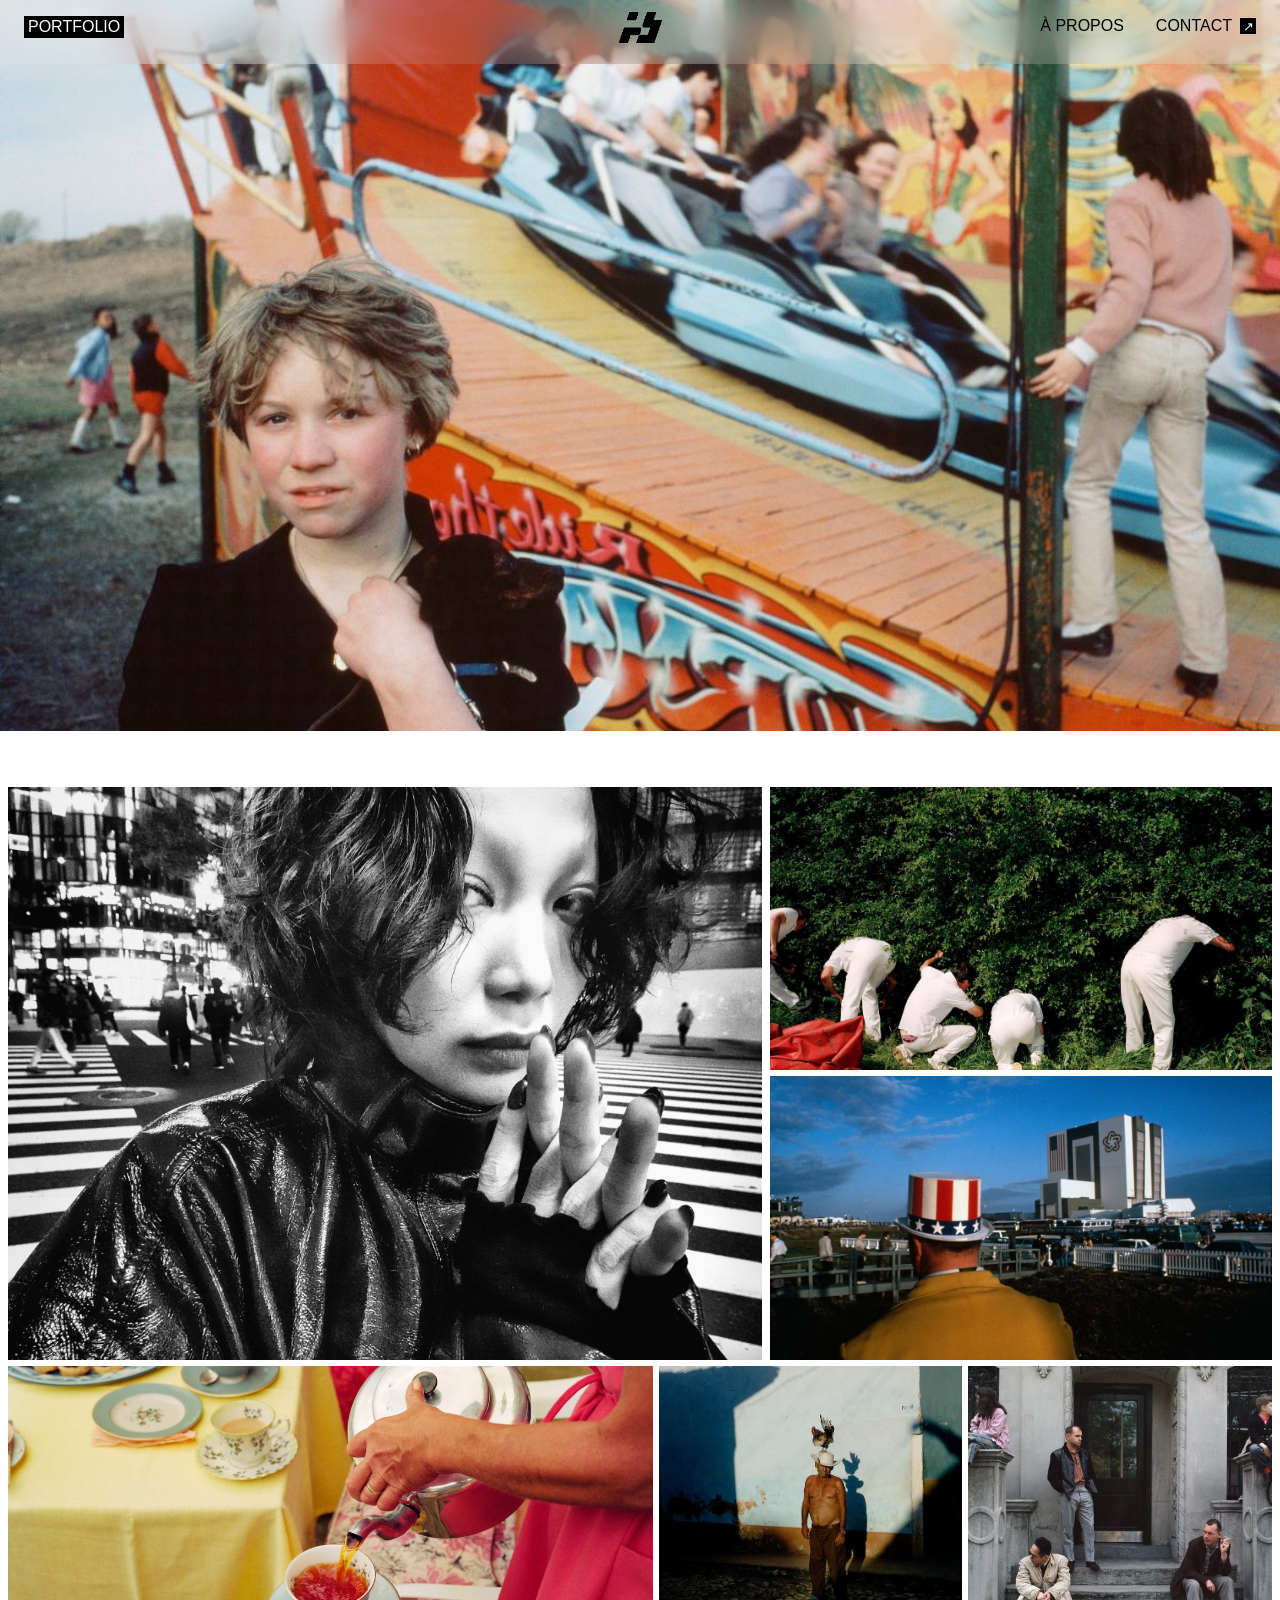
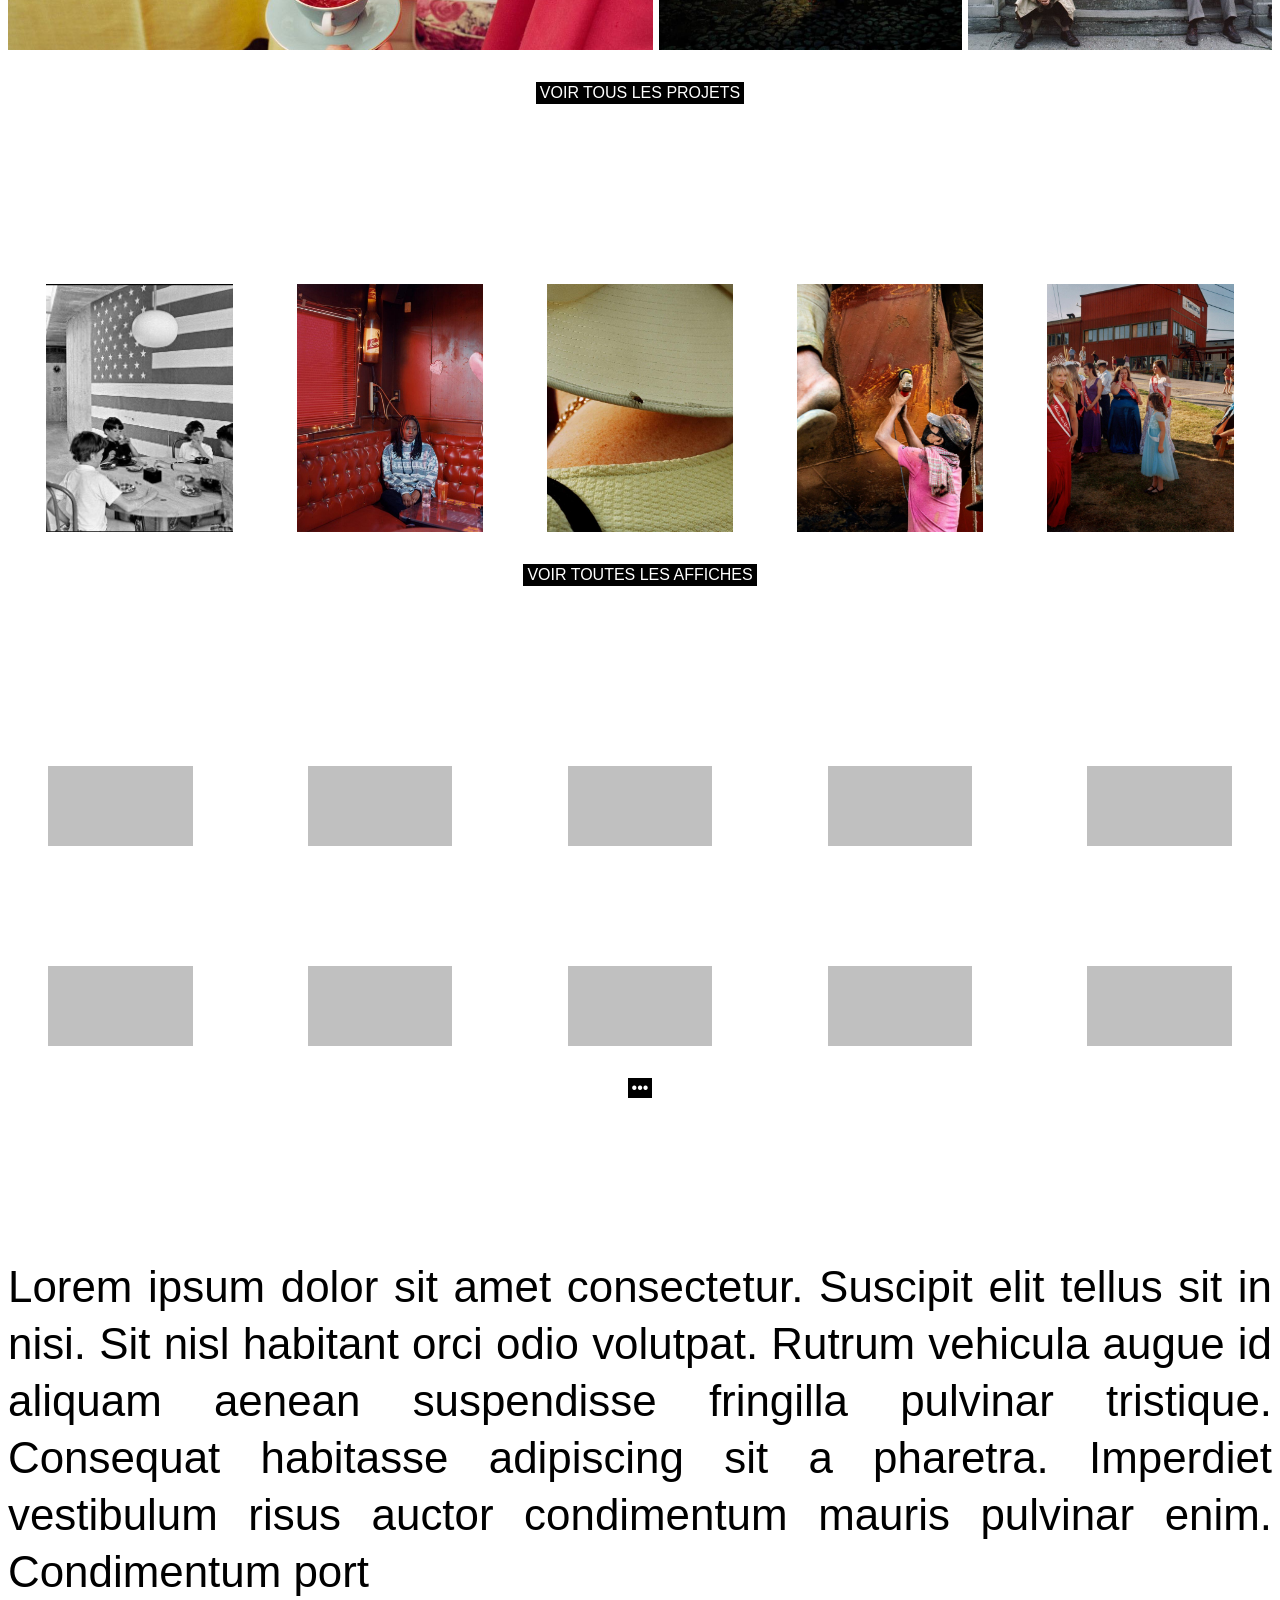
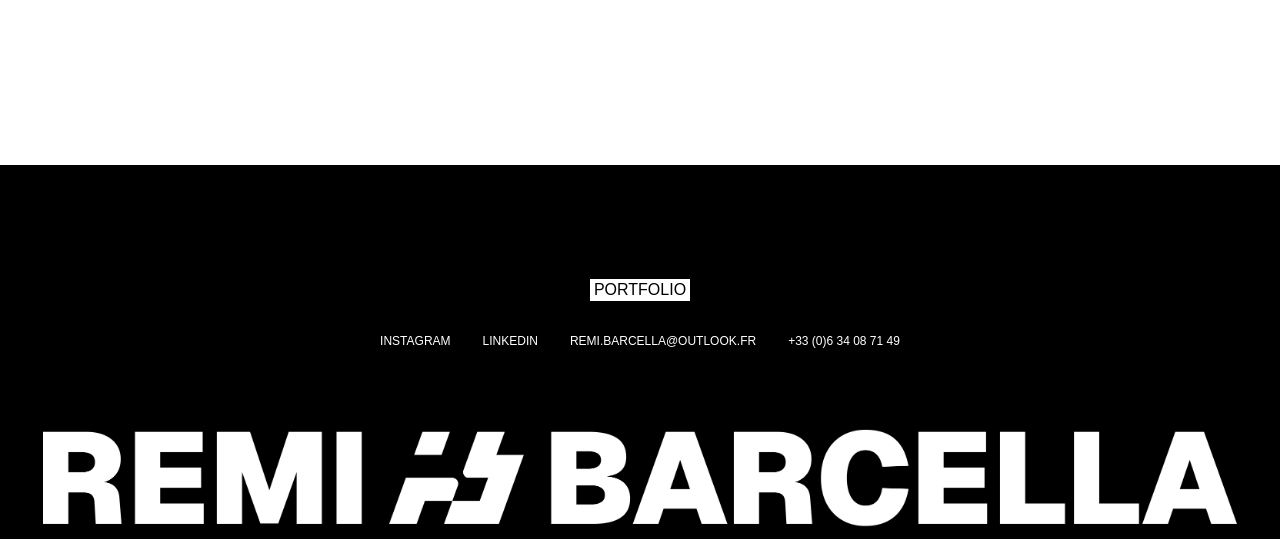
<file: index.html>
<!doctype html>
<html lang="fr"><head><meta charset="utf-8"><meta name="viewport" content="width=device-width, initial-scale=1"><meta name="description" content="Portfolio photographique et créatif de Rémi Barcella."><title>Rémi Barcella — Accueil</title><link rel="icon" type="image/png" href="favicon.png"><link rel="stylesheet" href="styles.css"></head>
<body class="home-page"><header class="site-header" id="top">
 <a class="label" href="tout-voir.html">Portfolio</a>
 <a class="site-header__brand" href="accueil.html" aria-label="Retour à l’accueil"><img src="images/monogramme.png" alt="Rémi Barcella" /></a>
 <nav class="site-header__nav" aria-label="Navigation principale"><a href="accueil.html#a-propos">À propos</a><a href="#contact">Contact <span class="arrow-box" aria-hidden="true">↗</span></a></nav>
 </header><main class="home"><section class="home-hero" aria-label="Photographie d’un enfant devant un manège"><img src="images/manege.jpg" alt="Enfant devant un manège coloré" fetchpriority="high"></section><section class="home-section home-section--projects" aria-label="Sélection de projets">
 <div class="home-projects"><a class="media hp-portrait" href="nom-du-projet.html" aria-label="Voir Portrait noir et blanc en ville"><img src="images/portrait-rue.jpg" alt="Portrait noir et blanc en ville" loading="eager" decoding="async"></a><a class="media hp-nature" href="nom-du-projet.html" aria-label="Voir Installation dans la nature"><img src="images/nature.jpg" alt="Installation dans la nature" loading="eager" decoding="async"></a><a class="media hp-ville" href="nom-du-projet.html" aria-label="Voir Paysage urbain"><img src="images/ville-chapeau.jpg" alt="Paysage urbain" loading="eager" decoding="async"></a>
 <div class="home-projects__bottom"><a class="media hp-tea" href="nom-du-projet.html" aria-label="Voir Service du thé"><img src="images/service-the.jpg" alt="Service du thé" loading="eager" decoding="async"></a><a class="media " href="nom-du-projet.html" aria-label="Voir Scène au crépuscule"><img src="images/cowboy.jpg" alt="Scène au crépuscule" loading="eager" decoding="async"></a><a class="media " href="nom-du-projet.html" aria-label="Voir Groupe sur les marches"><img src="images/escaliers-hommes.jpg" alt="Groupe sur les marches" loading="eager" decoding="async"></a></div></div>
 <a class="button" href="projets.html">Voir tous les projets</a></section><section class="home-section home-section--posters" aria-label="Sélection d’affiches"><div class="poster-row"><a class="media poster" href="affiches.html" aria-label="Voir Affiche photographique"><img src="images/drapeau-americain.jpg" alt="Affiche photographique" loading="eager" decoding="async"></a><a class="media poster" href="affiches.html" aria-label="Voir Affiche photographique"><img src="images/banquette-rouge.jpg" alt="Affiche photographique" loading="eager" decoding="async"></a><a class="media poster" href="affiches.html" aria-label="Voir Affiche photographique"><img src="images/detail-chapeau.jpg" alt="Affiche photographique" loading="eager" decoding="async"></a><a class="media poster" href="affiches.html" aria-label="Voir Affiche photographique"><img src="images/cheval.jpg" alt="Affiche photographique" loading="eager" decoding="async"></a><a class="media poster" href="affiches.html" aria-label="Voir Affiche photographique"><img src="images/festival.jpg" alt="Affiche photographique" loading="eager" decoding="async"></a></div><a class="button" href="affiches.html">Voir toutes les affiches</a></section><section class="home-section home-section--logos"><section class="portfolio-after" aria-label="Logos à venir"><div class="logo-placeholders"><span class="logo-placeholder" aria-hidden="true"></span><span class="logo-placeholder" aria-hidden="true"></span><span class="logo-placeholder" aria-hidden="true"></span><span class="logo-placeholder" aria-hidden="true"></span><span class="logo-placeholder" aria-hidden="true"></span><span class="logo-placeholder" aria-hidden="true"></span><span class="logo-placeholder" aria-hidden="true"></span><span class="logo-placeholder" aria-hidden="true"></span><span class="logo-placeholder" aria-hidden="true"></span><span class="logo-placeholder" aria-hidden="true"></span></div><a class="dots" href="autres.html" aria-label="Découvrir les autres réalisations">•••</a></section></section><p class="home-intro" id="a-propos">Lorem ipsum dolor sit amet consectetur. Suscipit elit tellus sit in nisi. Sit nisl habitant orci odio volutpat. Rutrum vehicula augue id aliquam aenean suspendisse fringilla pulvinar tristique. Consequat habitasse adipiscing sit a pharetra. Imperdiet vestibulum risus auctor condimentum mauris pulvinar enim. Condimentum port</p></main><footer class="footer" id="contact">
   <div class="footer__contact">
    <a class="footer__button" href="tout-voir.html">Portfolio</a>
    <div class="footer__links">
      <a href="https://www.instagram.com/remi.barcella/" target="_blank" rel="noopener noreferrer">Instagram</a>
      <a href="https://www.linkedin.com/in/remi-barcella/" target="_blank" rel="noopener noreferrer">LinkedIn</a>
      <a href="mailto:remi.barcella@outlook.fr">remi.barcella@outlook.fr</a>
      <a href="tel:+33634087149">+33 (0)6 34 08 71 49</a>
    </div>
   </div>
   <a class="footer__signature" href="#top" aria-label="Retour en haut de page"><img class="footer__logo" src="images/remi-barcella-wordmark.png" alt="RÉMI BARCELLA" /></a>
  </footer></body></html>
</file>
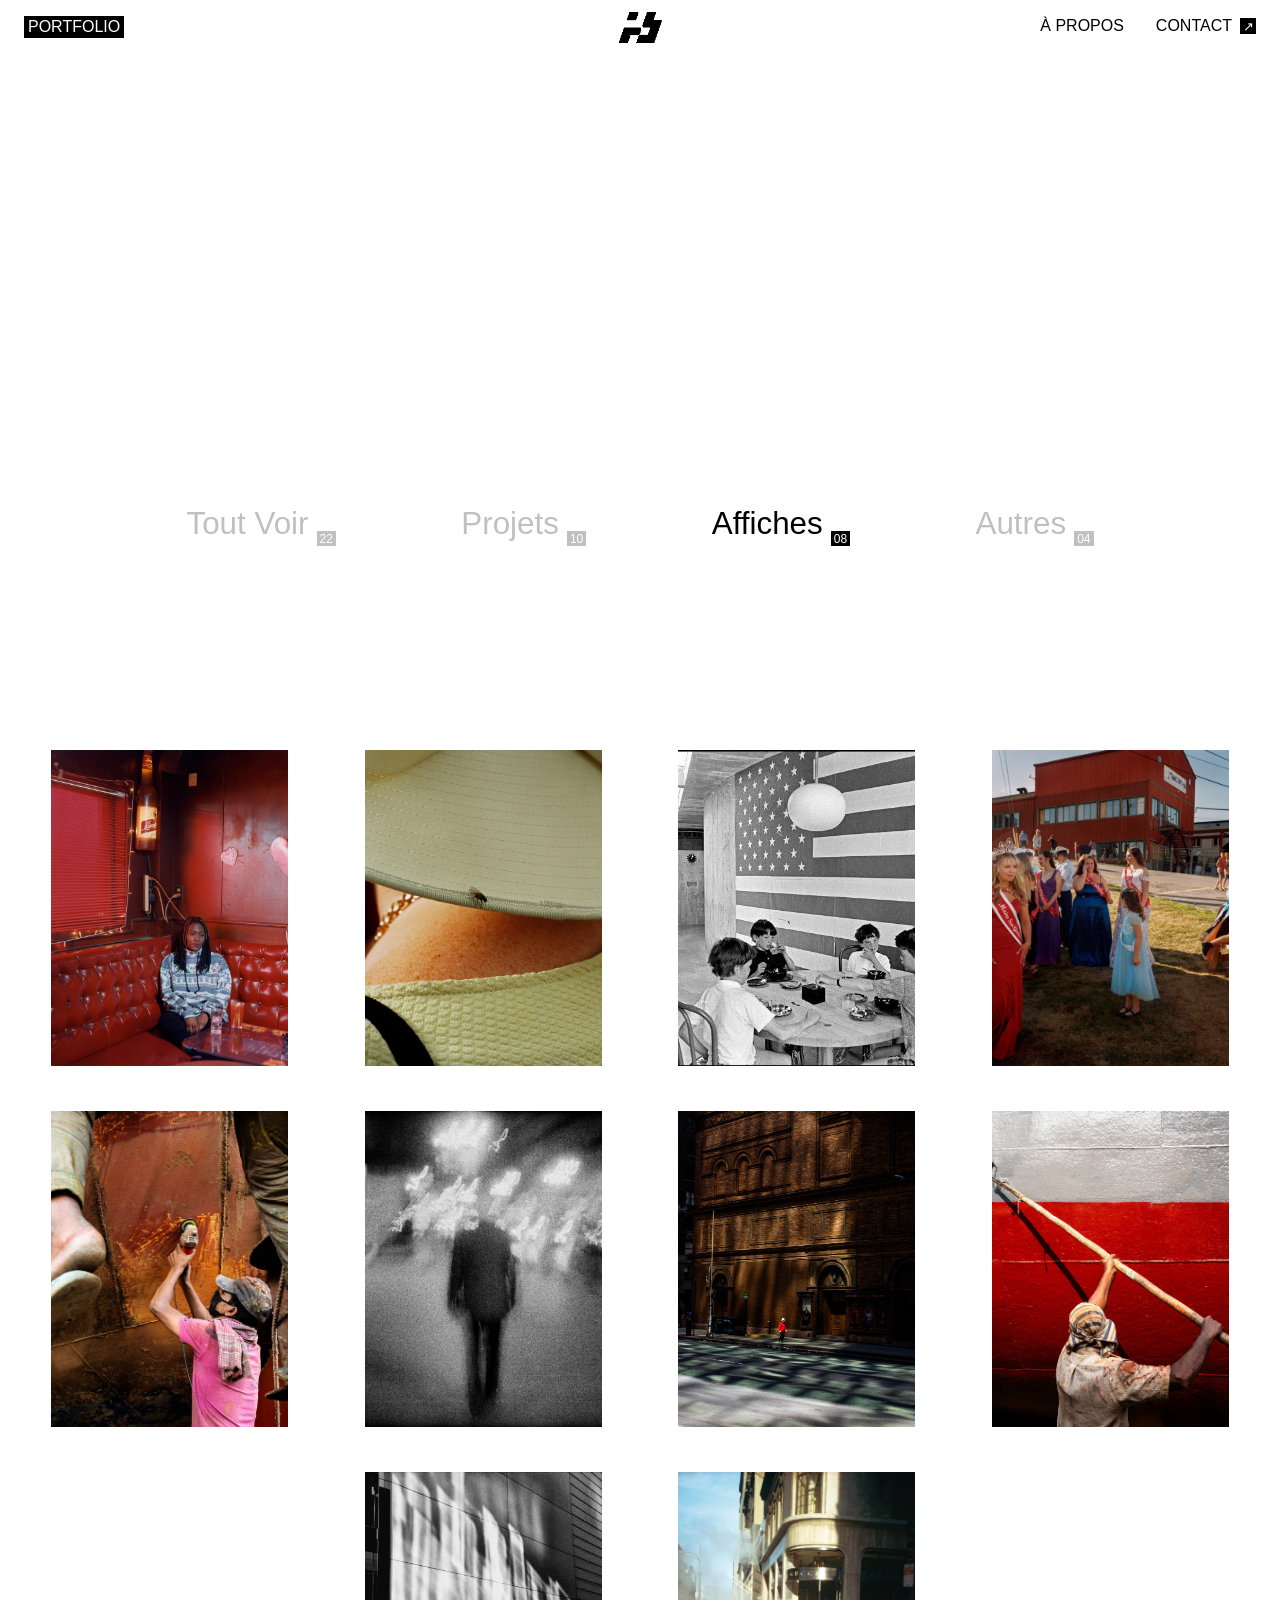
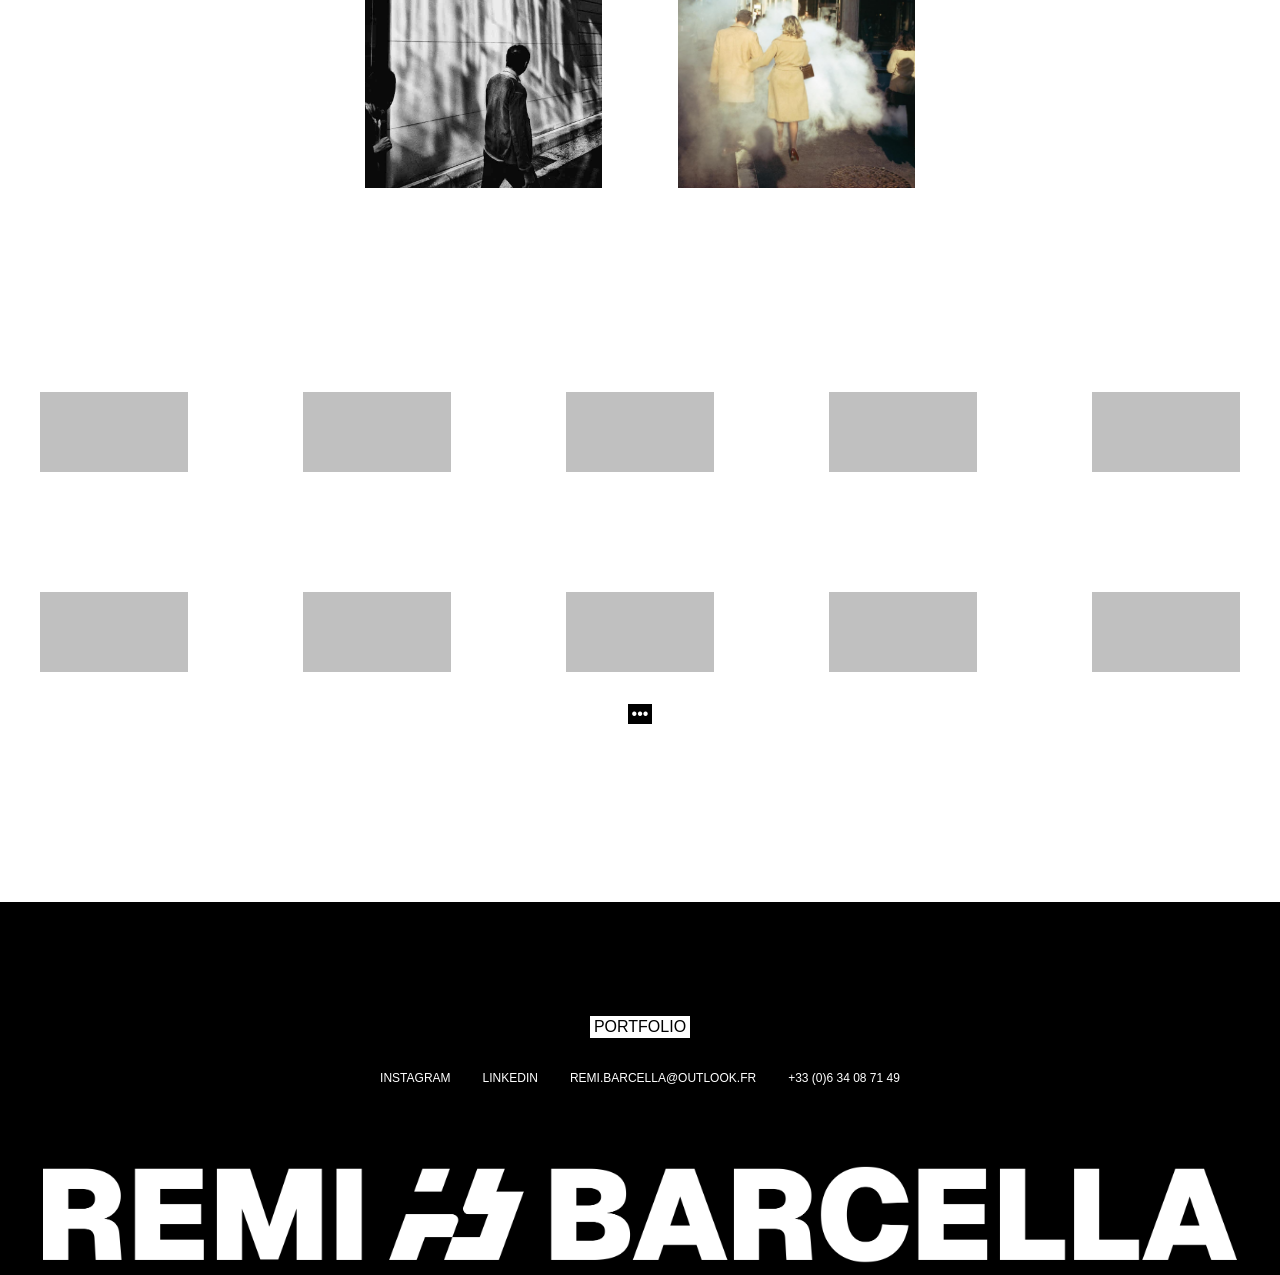
<file: affiches.html>
<!doctype html>
<html lang="fr"><head><meta charset="utf-8"><meta name="viewport" content="width=device-width, initial-scale=1"><meta name="description" content="Portfolio photographique et créatif de Rémi Barcella."><title>Rémi Barcella — Affiches</title><link rel="icon" type="image/png" href="favicon.png"><link rel="stylesheet" href="styles.css"></head>
<body class="portfolio-page"><header class="site-header" id="top">
 <a class="label" href="tout-voir.html">Portfolio</a>
 <a class="site-header__brand" href="accueil.html" aria-label="Retour à l’accueil"><img src="images/monogramme.png" alt="Rémi Barcella" /></a>
 <nav class="site-header__nav" aria-label="Navigation principale"><a href="accueil.html#a-propos">À propos</a><a href="#contact">Contact <span class="arrow-box" aria-hidden="true">↗</span></a></nav>
 </header><main class="portfolio-main"><nav class="filter-nav" aria-label="Catégories du portfolio"><a  href="tout-voir.html">Tout Voir<small>22</small></a><a  href="projets.html">Projets<small>10</small></a><a class="active" aria-current="page" href="affiches.html">Affiches<small>08</small></a><a  href="autres.html">Autres<small>04</small></a></nav><section class="portfolio-grid portfolio-grid--posters" aria-label="Galerie affiches"><a class="media poster" href="nom-du-projet.html" aria-label="Voir Affiche"><img src="images/banquette-rouge.jpg" alt="Affiche" loading="eager" decoding="async"></a><a class="media poster" href="nom-du-projet.html" aria-label="Voir Affiche"><img src="images/detail-chapeau.jpg" alt="Affiche" loading="eager" decoding="async"></a><a class="media poster" href="nom-du-projet.html" aria-label="Voir Affiche"><img src="images/drapeau-americain.jpg" alt="Affiche" loading="eager" decoding="async"></a><a class="media poster" href="nom-du-projet.html" aria-label="Voir Affiche"><img src="images/festival.jpg" alt="Affiche" loading="eager" decoding="async"></a><a class="media poster" href="nom-du-projet.html" aria-label="Voir Affiche"><img src="images/cheval.jpg" alt="Affiche" loading="eager" decoding="async"></a><a class="media poster" href="nom-du-projet.html" aria-label="Voir Affiche"><img src="images/silhouette-floue.jpg" alt="Affiche" loading="eager" decoding="async"></a><a class="media poster" href="nom-du-projet.html" aria-label="Voir Affiche"><img src="images/facade-nuit.jpg" alt="Affiche" loading="eager" decoding="async"></a><a class="media poster" href="nom-du-projet.html" aria-label="Voir Affiche"><img src="images/peinture-rouge.jpg" alt="Affiche" loading="eager" decoding="async"></a><a class="media poster" href="nom-du-projet.html" aria-label="Voir Affiche"><img src="images/rue-noir-blanc.jpg" alt="Affiche" loading="eager" decoding="async"></a><a class="media poster" href="nom-du-projet.html" aria-label="Voir Affiche"><img src="images/fumee.jpg" alt="Affiche" loading="eager" decoding="async"></a></section><section class="portfolio-after" aria-label="Logos à venir"><div class="logo-placeholders"><span class="logo-placeholder" aria-hidden="true"></span><span class="logo-placeholder" aria-hidden="true"></span><span class="logo-placeholder" aria-hidden="true"></span><span class="logo-placeholder" aria-hidden="true"></span><span class="logo-placeholder" aria-hidden="true"></span><span class="logo-placeholder" aria-hidden="true"></span><span class="logo-placeholder" aria-hidden="true"></span><span class="logo-placeholder" aria-hidden="true"></span><span class="logo-placeholder" aria-hidden="true"></span><span class="logo-placeholder" aria-hidden="true"></span></div><a class="dots" href="autres.html" aria-label="Découvrir les autres réalisations">•••</a></section></main><footer class="footer" id="contact">
   <div class="footer__contact">
    <a class="footer__button" href="tout-voir.html">Portfolio</a>
    <div class="footer__links">
      <a href="https://www.instagram.com/remi.barcella/" target="_blank" rel="noopener noreferrer">Instagram</a>
      <a href="https://www.linkedin.com/in/remi-barcella/" target="_blank" rel="noopener noreferrer">LinkedIn</a>
      <a href="mailto:remi.barcella@outlook.fr">remi.barcella@outlook.fr</a>
      <a href="tel:+33634087149">+33 (0)6 34 08 71 49</a>
    </div>
   </div>
   <a class="footer__signature" href="#top" aria-label="Retour en haut de page"><img class="footer__logo" src="images/remi-barcella-wordmark.png" alt="RÉMI BARCELLA" /></a>
  </footer></body></html>
</file>
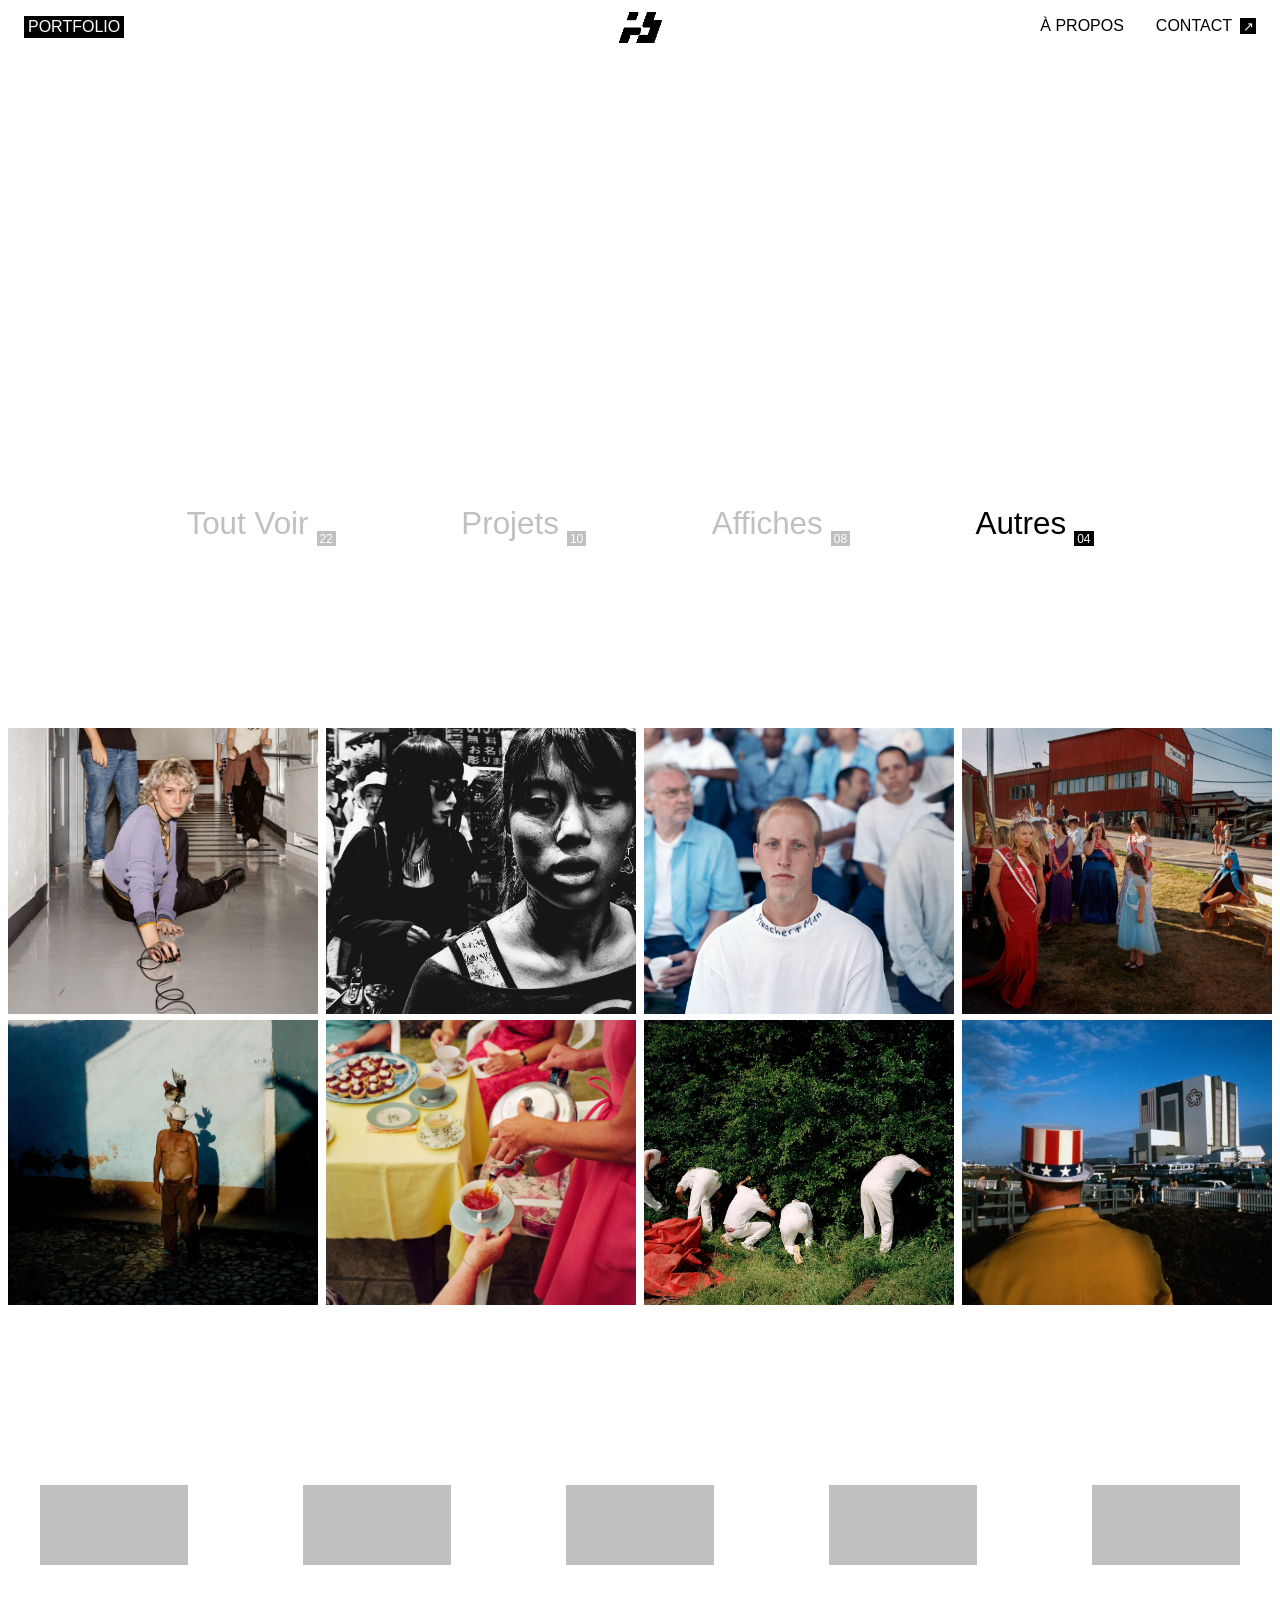
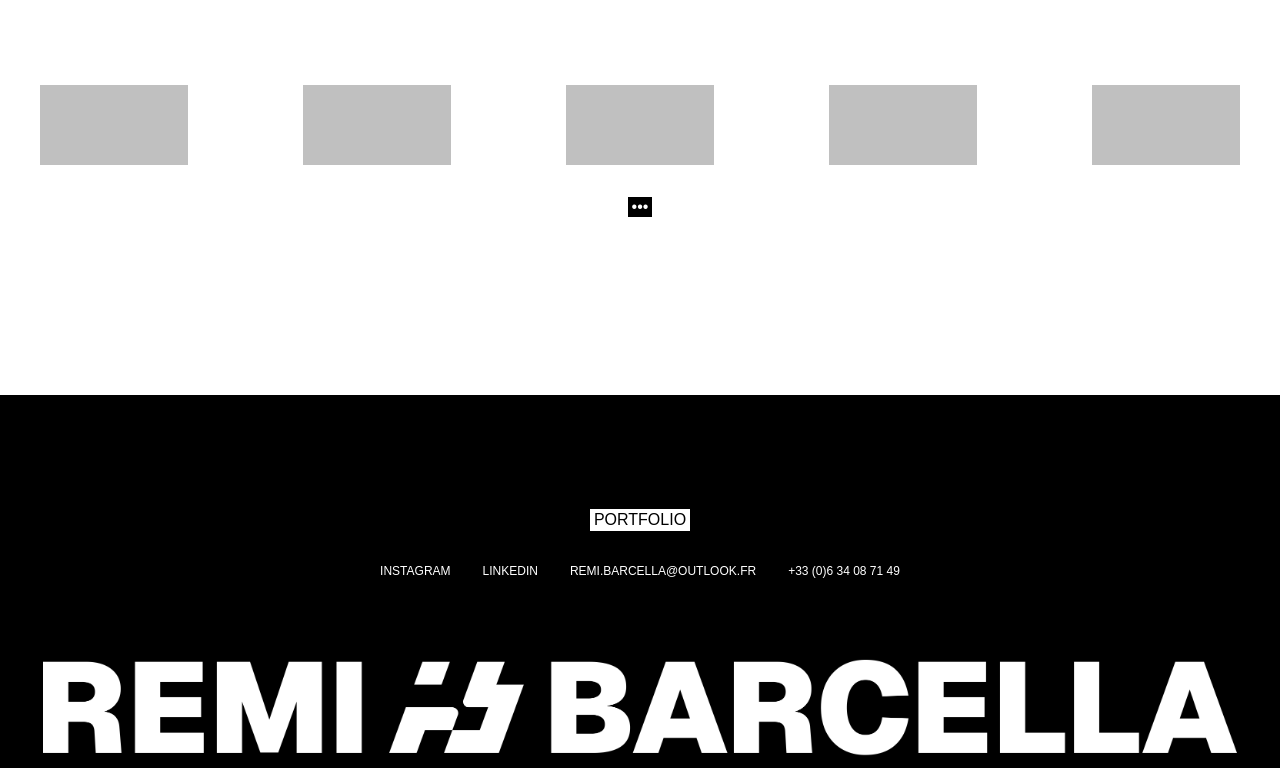
<file: autres.html>
<!doctype html>
<html lang="fr"><head><meta charset="utf-8"><meta name="viewport" content="width=device-width, initial-scale=1"><meta name="description" content="Portfolio photographique et créatif de Rémi Barcella."><title>Rémi Barcella — Autres</title><link rel="icon" type="image/png" href="favicon.png"><link rel="stylesheet" href="styles.css"></head>
<body class="portfolio-page"><header class="site-header" id="top">
 <a class="label" href="tout-voir.html">Portfolio</a>
 <a class="site-header__brand" href="accueil.html" aria-label="Retour à l’accueil"><img src="images/monogramme.png" alt="Rémi Barcella" /></a>
 <nav class="site-header__nav" aria-label="Navigation principale"><a href="accueil.html#a-propos">À propos</a><a href="#contact">Contact <span class="arrow-box" aria-hidden="true">↗</span></a></nav>
 </header><main class="portfolio-main"><nav class="filter-nav" aria-label="Catégories du portfolio"><a  href="tout-voir.html">Tout Voir<small>22</small></a><a  href="projets.html">Projets<small>10</small></a><a  href="affiches.html">Affiches<small>08</small></a><a class="active" aria-current="page" href="autres.html">Autres<small>04</small></a></nav><section class="portfolio-grid portfolio-grid--others" aria-label="Galerie autres"><a class="media " href="nom-du-projet.html" aria-label="Voir Projet photographique"><img src="images/femme-escaliers.jpg" alt="Projet photographique" loading="eager" decoding="async"></a><a class="media " href="nom-du-projet.html" aria-label="Voir Projet photographique"><img src="images/portrait-crowd.jpg" alt="Projet photographique" loading="eager" decoding="async"></a><a class="media " href="nom-du-projet.html" aria-label="Voir Projet photographique"><img src="images/jeune-homme-foule.jpg" alt="Projet photographique" loading="eager" decoding="async"></a><a class="media " href="nom-du-projet.html" aria-label="Voir Projet photographique"><img src="images/festival.jpg" alt="Projet photographique" loading="eager" decoding="async"></a><a class="media " href="nom-du-projet.html" aria-label="Voir Projet photographique"><img src="images/cowboy.jpg" alt="Projet photographique" loading="eager" decoding="async"></a><a class="media " href="nom-du-projet.html" aria-label="Voir Projet photographique"><img src="images/service-the.jpg" alt="Projet photographique" loading="eager" decoding="async"></a><a class="media " href="nom-du-projet.html" aria-label="Voir Projet photographique"><img src="images/nature.jpg" alt="Projet photographique" loading="eager" decoding="async"></a><a class="media " href="nom-du-projet.html" aria-label="Voir Projet photographique"><img src="images/ville-chapeau.jpg" alt="Projet photographique" loading="eager" decoding="async"></a></section><section class="portfolio-after" aria-label="Logos à venir"><div class="logo-placeholders"><span class="logo-placeholder" aria-hidden="true"></span><span class="logo-placeholder" aria-hidden="true"></span><span class="logo-placeholder" aria-hidden="true"></span><span class="logo-placeholder" aria-hidden="true"></span><span class="logo-placeholder" aria-hidden="true"></span><span class="logo-placeholder" aria-hidden="true"></span><span class="logo-placeholder" aria-hidden="true"></span><span class="logo-placeholder" aria-hidden="true"></span><span class="logo-placeholder" aria-hidden="true"></span><span class="logo-placeholder" aria-hidden="true"></span></div><a class="dots" href="autres.html" aria-label="Découvrir les autres réalisations">•••</a></section></main><footer class="footer" id="contact">
   <div class="footer__contact">
    <a class="footer__button" href="tout-voir.html">Portfolio</a>
    <div class="footer__links">
      <a href="https://www.instagram.com/remi.barcella/" target="_blank" rel="noopener noreferrer">Instagram</a>
      <a href="https://www.linkedin.com/in/remi-barcella/" target="_blank" rel="noopener noreferrer">LinkedIn</a>
      <a href="mailto:remi.barcella@outlook.fr">remi.barcella@outlook.fr</a>
      <a href="tel:+33634087149">+33 (0)6 34 08 71 49</a>
    </div>
   </div>
   <a class="footer__signature" href="#top" aria-label="Retour en haut de page"><img class="footer__logo" src="images/remi-barcella-wordmark.png" alt="RÉMI BARCELLA" /></a>
  </footer></body></html>
</file>
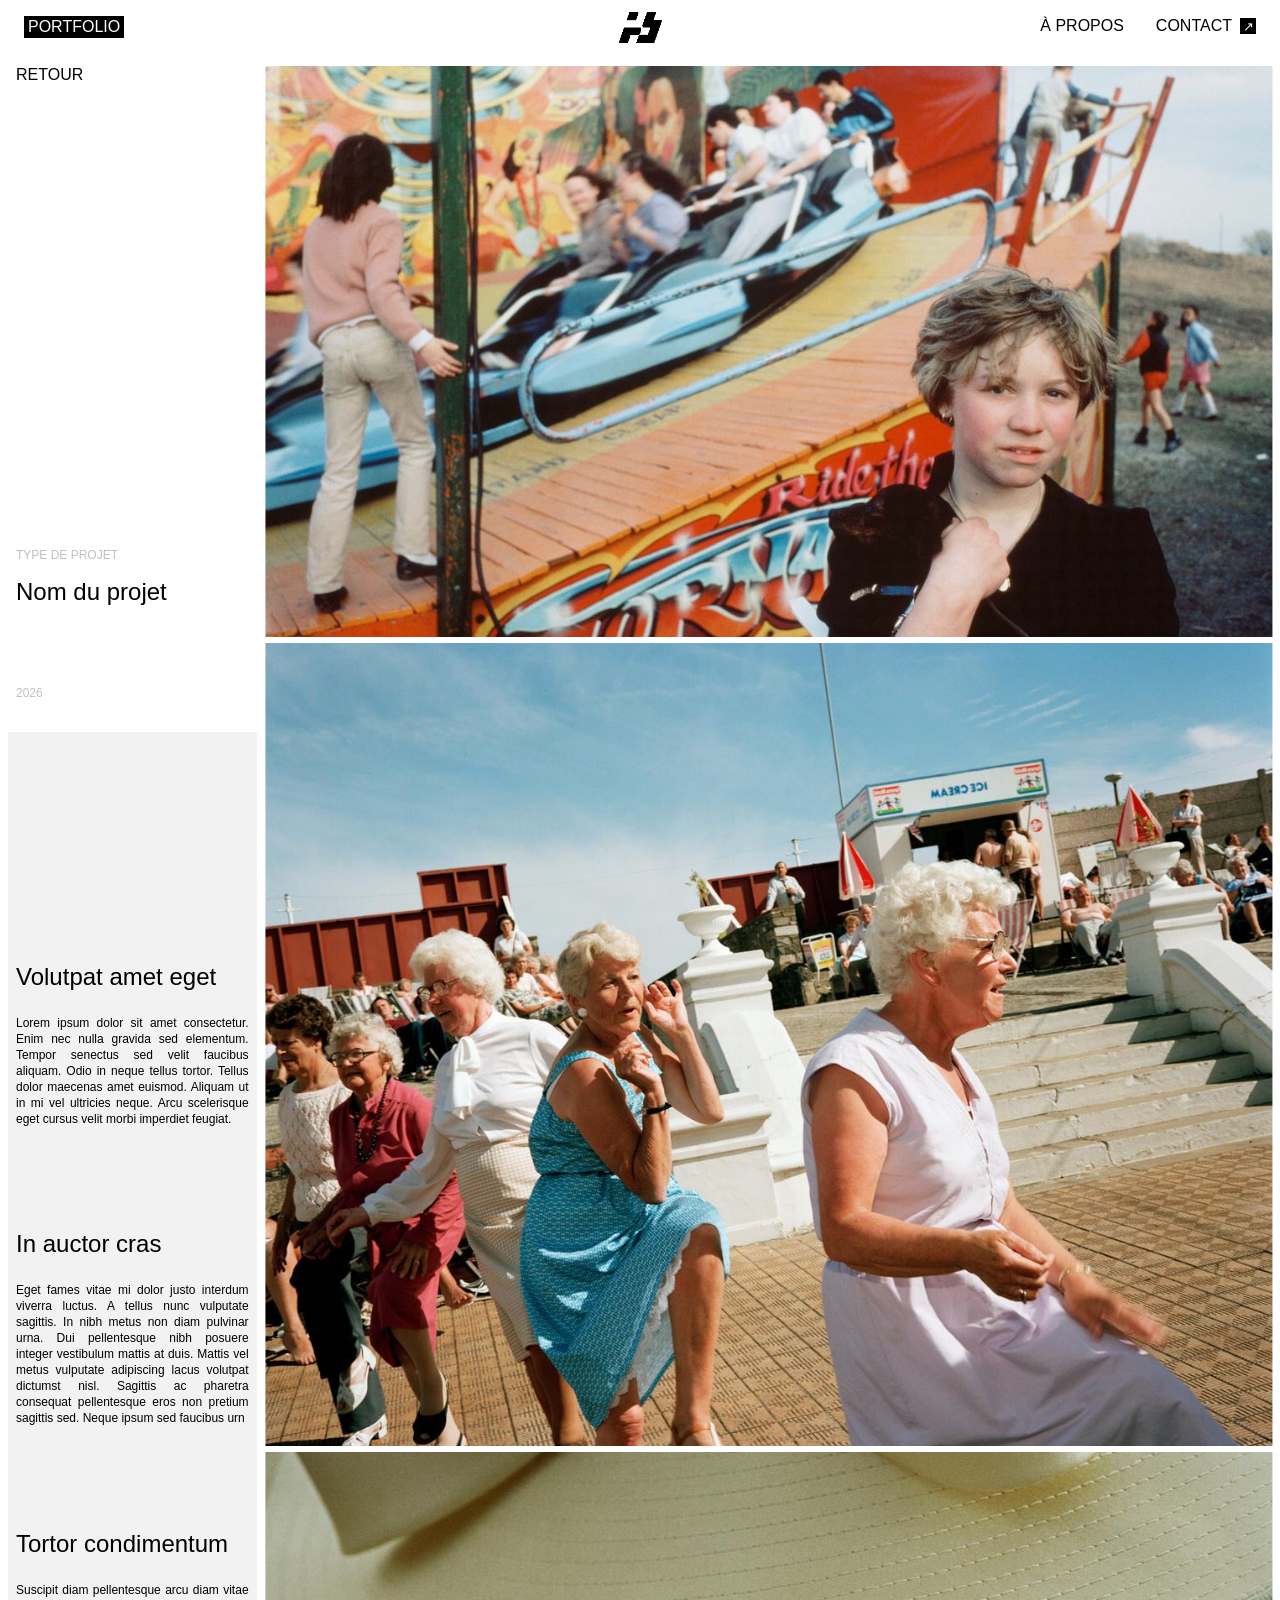
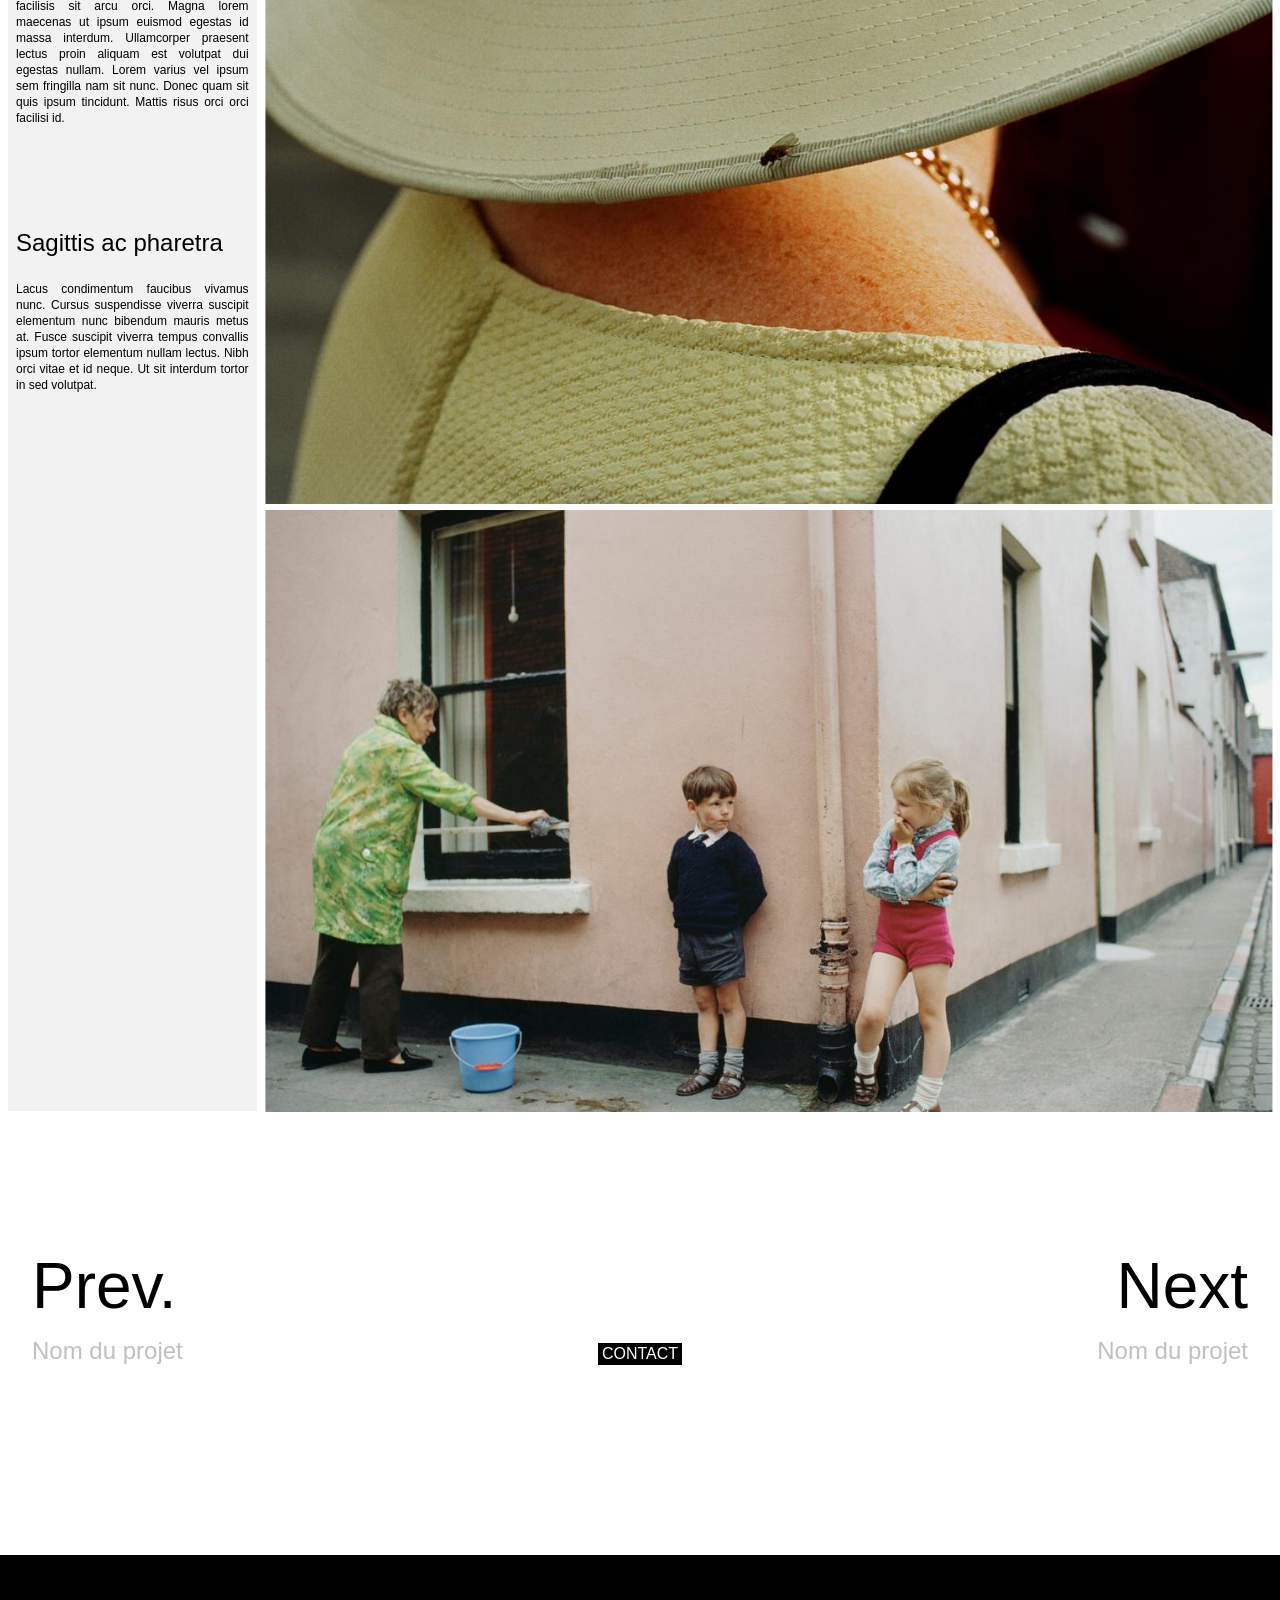
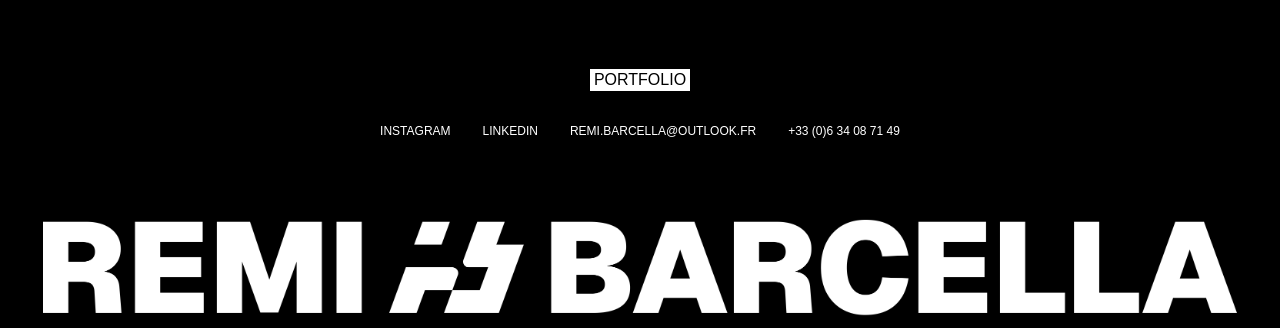
<file: nom-du-projet.html>
<!doctype html>
<html lang="fr"><head><meta charset="utf-8"><meta name="viewport" content="width=device-width, initial-scale=1"><meta name="description" content="Portfolio photographique et créatif de Rémi Barcella."><title>Rémi Barcella — Nom du projet</title><link rel="icon" type="image/png" href="favicon.png"><link rel="stylesheet" href="styles.css"></head>
<body class="detail-page"><header class="site-header" id="top">
 <a class="label" href="tout-voir.html">Portfolio</a>
 <a class="site-header__brand" href="accueil.html" aria-label="Retour à l’accueil"><img src="images/monogramme.png" alt="Rémi Barcella" /></a>
 <nav class="site-header__nav" aria-label="Navigation principale"><a href="accueil.html#a-propos">À propos</a><a href="#contact">Contact <span class="arrow-box" aria-hidden="true">↗</span></a></nav>
 </header><main class="project-page"><div class="project-layout"><aside class="project-sidebar">
<div class="project-meta"><a href="projets.html" class="back-link">Retour</a><div class="project-meta__title"><div><p class="eyebrow">Type de projet</p><h1>Nom du projet</h1></div><p class="eyebrow">2026</p></div></div>
<div class="project-copy"><section><h2>Volutpat amet eget</h2><p>Lorem ipsum dolor sit amet consectetur. Enim nec nulla gravida sed elementum. Tempor senectus sed velit faucibus aliquam. Odio in neque tellus tortor. Tellus dolor maecenas amet euismod. Aliquam ut in mi vel ultricies neque. Arcu scelerisque eget cursus velit morbi imperdiet feugiat.</p></section><section><h2>In auctor cras</h2><p>Eget fames vitae mi dolor justo interdum viverra luctus. A tellus nunc vulputate sagittis. In nibh metus non diam pulvinar urna. Dui pellentesque nibh posuere integer vestibulum mattis at duis. Mattis vel metus vulputate adipiscing lacus volutpat dictumst nisl. Sagittis ac pharetra consequat pellentesque eros non pretium sagittis sed. Neque ipsum sed faucibus urn</p></section><section><h2>Tortor condimentum</h2><p>Suscipit diam pellentesque arcu diam vitae facilisis sit arcu orci. Magna lorem maecenas ut ipsum euismod egestas id massa interdum. Ullamcorper praesent lectus proin aliquam est volutpat dui egestas nullam. Lorem varius vel ipsum sem fringilla nam sit nunc. Donec quam sit quis ipsum tincidunt. Mattis risus orci orci facilisi id.</p></section><section><h2>Sagittis ac pharetra</h2><p>Lacus condimentum faucibus vivamus nunc. Cursus suspendisse viverra suscipit elementum nunc bibendum mauris metus at. Fusce suscipit viverra tempus convallis ipsum tortor elementum nullam lectus. Nibh orci vitae et id neque. Ut sit interdum tortor in sed volutpat.</p></section></div></aside>
<div class="project-media"><img src="images/manege.jpg" alt="Un garçon devant un manège" class="project-img-1"><img src="images/femmes-promenade.jpg" alt="Promenade animée en bord de mer" class="project-img-2"><img src="images/detail-chapeau.jpg" alt="Détail d’un chapeau" class="project-img-3"><img src="images/enfants-rue.jpg" alt="Scène de rue familiale" class="project-img-4"></div></div>
<nav class="project-pager" aria-label="Navigation des projets"><a class="project-pager__item" href="projets.html"><strong>Prev.</strong><span>Nom du projet</span></a><a class="button" href="#contact">Contact</a><a class="project-pager__item" href="projets.html"><strong>Next</strong><span>Nom du projet</span></a></nav></main><footer class="footer" id="contact">
   <div class="footer__contact">
    <a class="footer__button" href="tout-voir.html">Portfolio</a>
    <div class="footer__links">
      <a href="https://www.instagram.com/remi.barcella/" target="_blank" rel="noopener noreferrer">Instagram</a>
      <a href="https://www.linkedin.com/in/remi-barcella/" target="_blank" rel="noopener noreferrer">LinkedIn</a>
      <a href="mailto:remi.barcella@outlook.fr">remi.barcella@outlook.fr</a>
      <a href="tel:+33634087149">+33 (0)6 34 08 71 49</a>
    </div>
   </div>
   <a class="footer__signature" href="#top" aria-label="Retour en haut de page"><img class="footer__logo" src="images/remi-barcella-wordmark.png" alt="RÉMI BARCELLA" /></a>
  </footer></body></html>
</file>
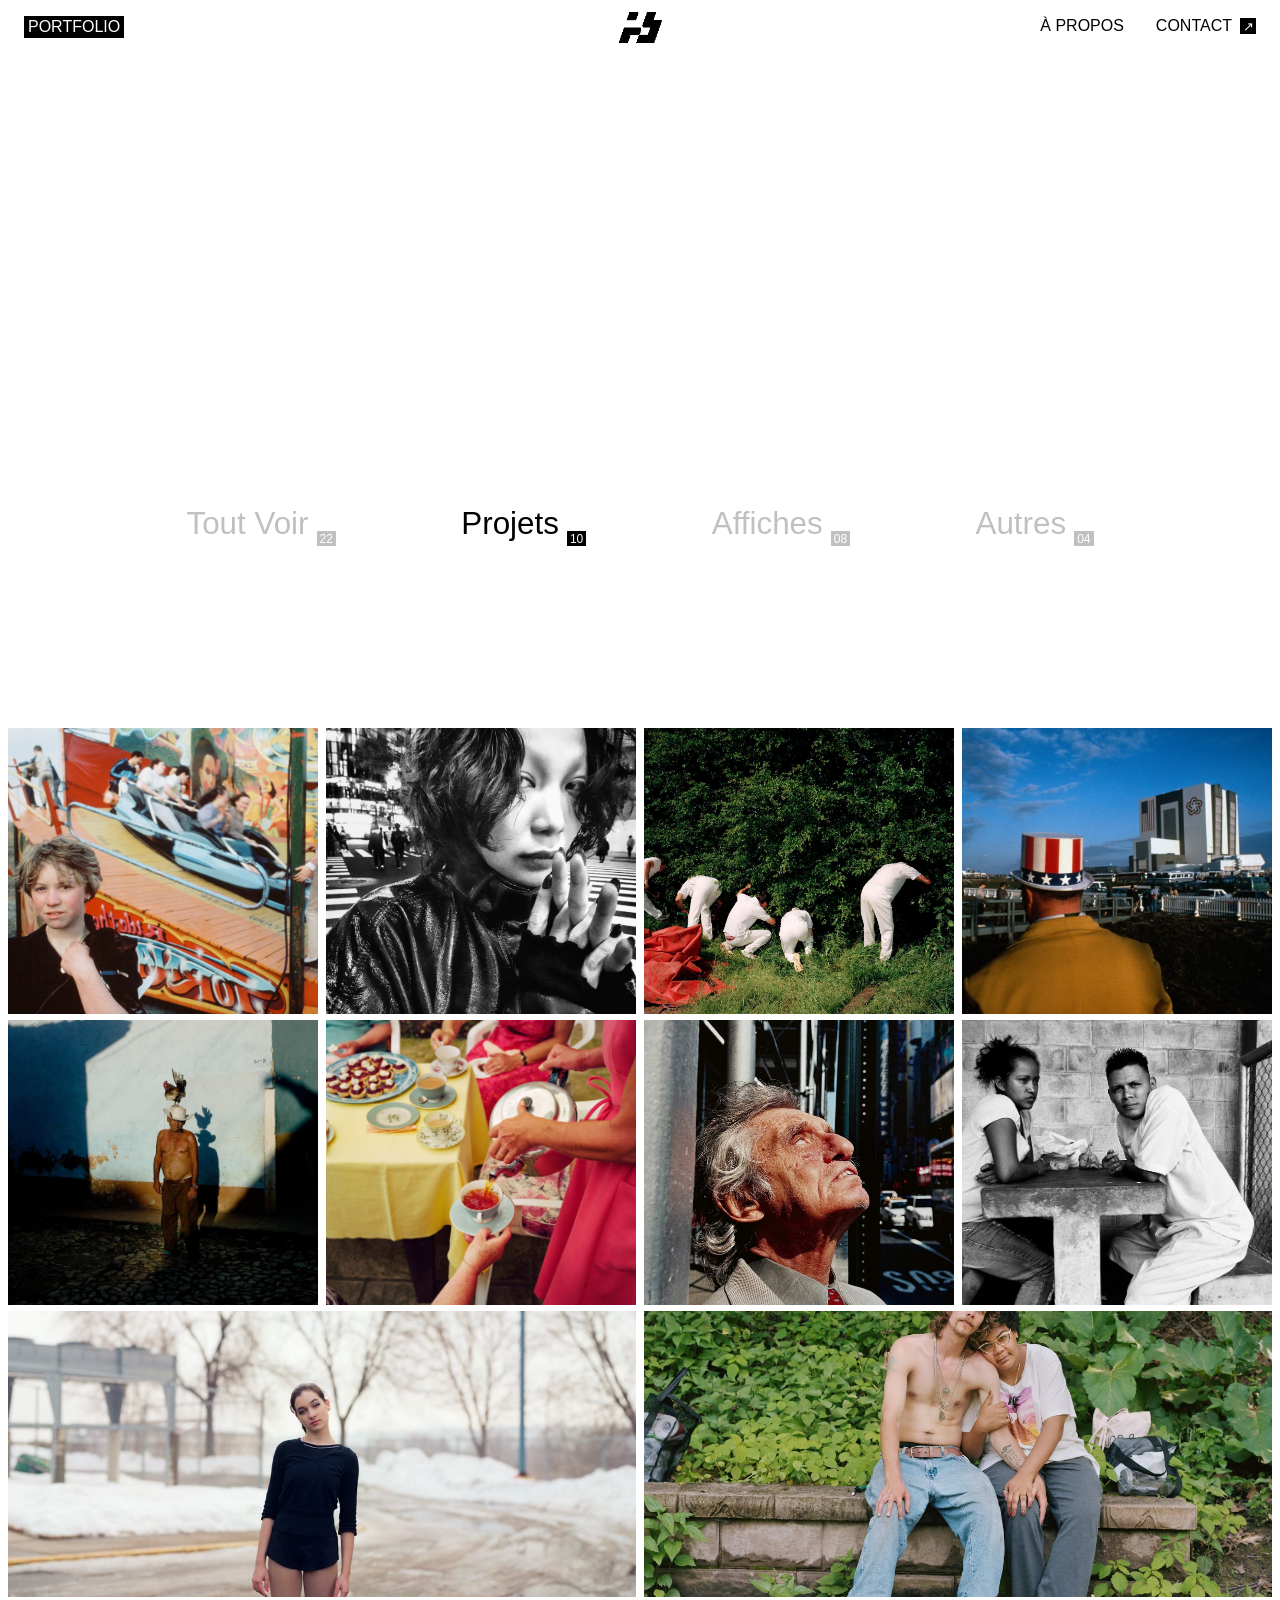
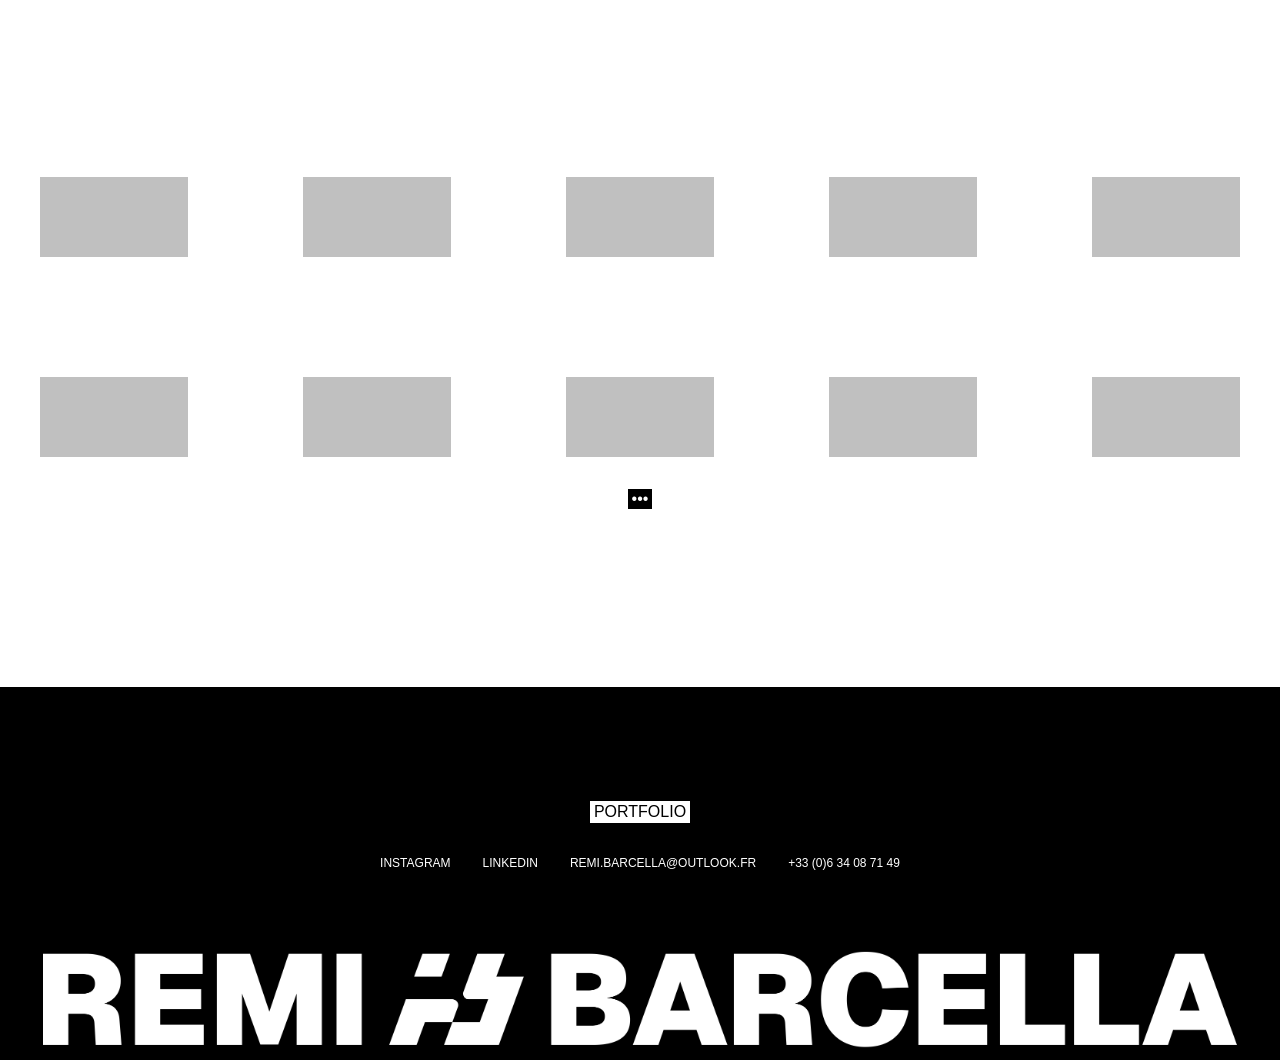
<file: projets.html>
<!doctype html>
<html lang="fr"><head><meta charset="utf-8"><meta name="viewport" content="width=device-width, initial-scale=1"><meta name="description" content="Portfolio photographique et créatif de Rémi Barcella."><title>Rémi Barcella — Projets</title><link rel="icon" type="image/png" href="favicon.png"><link rel="stylesheet" href="styles.css"></head>
<body class="portfolio-page"><header class="site-header" id="top">
 <a class="label" href="tout-voir.html">Portfolio</a>
 <a class="site-header__brand" href="accueil.html" aria-label="Retour à l’accueil"><img src="images/monogramme.png" alt="Rémi Barcella" /></a>
 <nav class="site-header__nav" aria-label="Navigation principale"><a href="accueil.html#a-propos">À propos</a><a href="#contact">Contact <span class="arrow-box" aria-hidden="true">↗</span></a></nav>
 </header><main class="portfolio-main"><nav class="filter-nav" aria-label="Catégories du portfolio"><a  href="tout-voir.html">Tout Voir<small>22</small></a><a class="active" aria-current="page" href="projets.html">Projets<small>10</small></a><a  href="affiches.html">Affiches<small>08</small></a><a  href="autres.html">Autres<small>04</small></a></nav><section class="portfolio-grid portfolio-grid--projects" aria-label="Galerie projets"><a class="media " href="nom-du-projet.html" aria-label="Voir Projet photographique"><img src="images/manege.jpg" alt="Projet photographique" loading="eager" decoding="async"></a><a class="media " href="nom-du-projet.html" aria-label="Voir Projet photographique"><img src="images/portrait-rue.jpg" alt="Projet photographique" loading="eager" decoding="async"></a><a class="media " href="nom-du-projet.html" aria-label="Voir Projet photographique"><img src="images/nature.jpg" alt="Projet photographique" loading="eager" decoding="async"></a><a class="media " href="nom-du-projet.html" aria-label="Voir Projet photographique"><img src="images/ville-chapeau.jpg" alt="Projet photographique" loading="eager" decoding="async"></a><a class="media " href="nom-du-projet.html" aria-label="Voir Projet photographique"><img src="images/cowboy.jpg" alt="Projet photographique" loading="eager" decoding="async"></a><a class="media " href="nom-du-projet.html" aria-label="Voir Projet photographique"><img src="images/service-the.jpg" alt="Projet photographique" loading="eager" decoding="async"></a><a class="media " href="nom-du-projet.html" aria-label="Voir Projet photographique"><img src="images/portrait-homme-rue.jpg" alt="Projet photographique" loading="eager" decoding="async"></a><a class="media " href="nom-du-projet.html" aria-label="Voir Projet photographique"><img src="images/duo-table.jpg" alt="Projet photographique" loading="eager" decoding="async"></a><a class="media " href="nom-du-projet.html" aria-label="Voir Projet photographique"><img src="images/femme-neige.jpg" alt="Projet photographique" loading="eager" decoding="async"></a><a class="media " href="nom-du-projet.html" aria-label="Voir Projet photographique"><img src="images/amis-jardin.jpg" alt="Projet photographique" loading="eager" decoding="async"></a></section><section class="portfolio-after" aria-label="Logos à venir"><div class="logo-placeholders"><span class="logo-placeholder" aria-hidden="true"></span><span class="logo-placeholder" aria-hidden="true"></span><span class="logo-placeholder" aria-hidden="true"></span><span class="logo-placeholder" aria-hidden="true"></span><span class="logo-placeholder" aria-hidden="true"></span><span class="logo-placeholder" aria-hidden="true"></span><span class="logo-placeholder" aria-hidden="true"></span><span class="logo-placeholder" aria-hidden="true"></span><span class="logo-placeholder" aria-hidden="true"></span><span class="logo-placeholder" aria-hidden="true"></span></div><a class="dots" href="autres.html" aria-label="Découvrir les autres réalisations">•••</a></section></main><footer class="footer" id="contact">
   <div class="footer__contact">
    <a class="footer__button" href="tout-voir.html">Portfolio</a>
    <div class="footer__links">
      <a href="https://www.instagram.com/remi.barcella/" target="_blank" rel="noopener noreferrer">Instagram</a>
      <a href="https://www.linkedin.com/in/remi-barcella/" target="_blank" rel="noopener noreferrer">LinkedIn</a>
      <a href="mailto:remi.barcella@outlook.fr">remi.barcella@outlook.fr</a>
      <a href="tel:+33634087149">+33 (0)6 34 08 71 49</a>
    </div>
   </div>
   <a class="footer__signature" href="#top" aria-label="Retour en haut de page"><img class="footer__logo" src="images/remi-barcella-wordmark.png" alt="RÉMI BARCELLA" /></a>
  </footer></body></html>
</file>
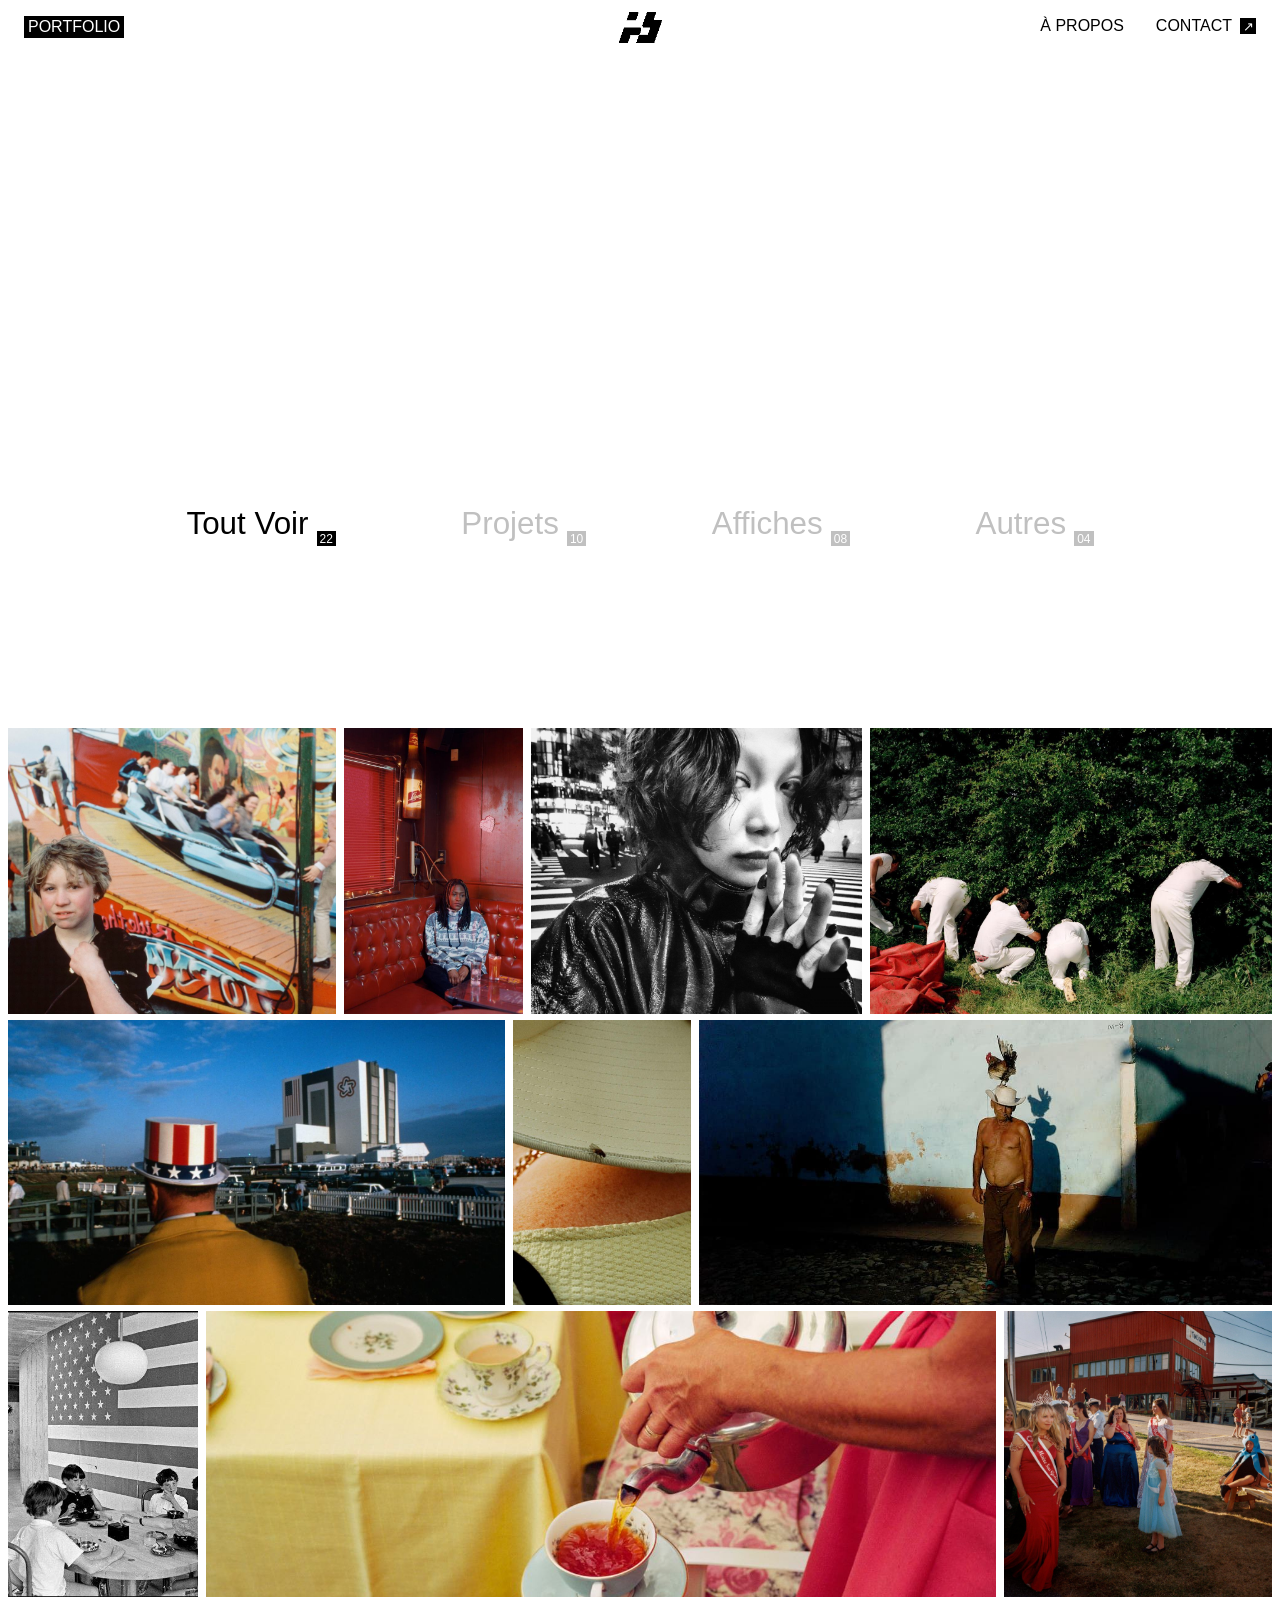
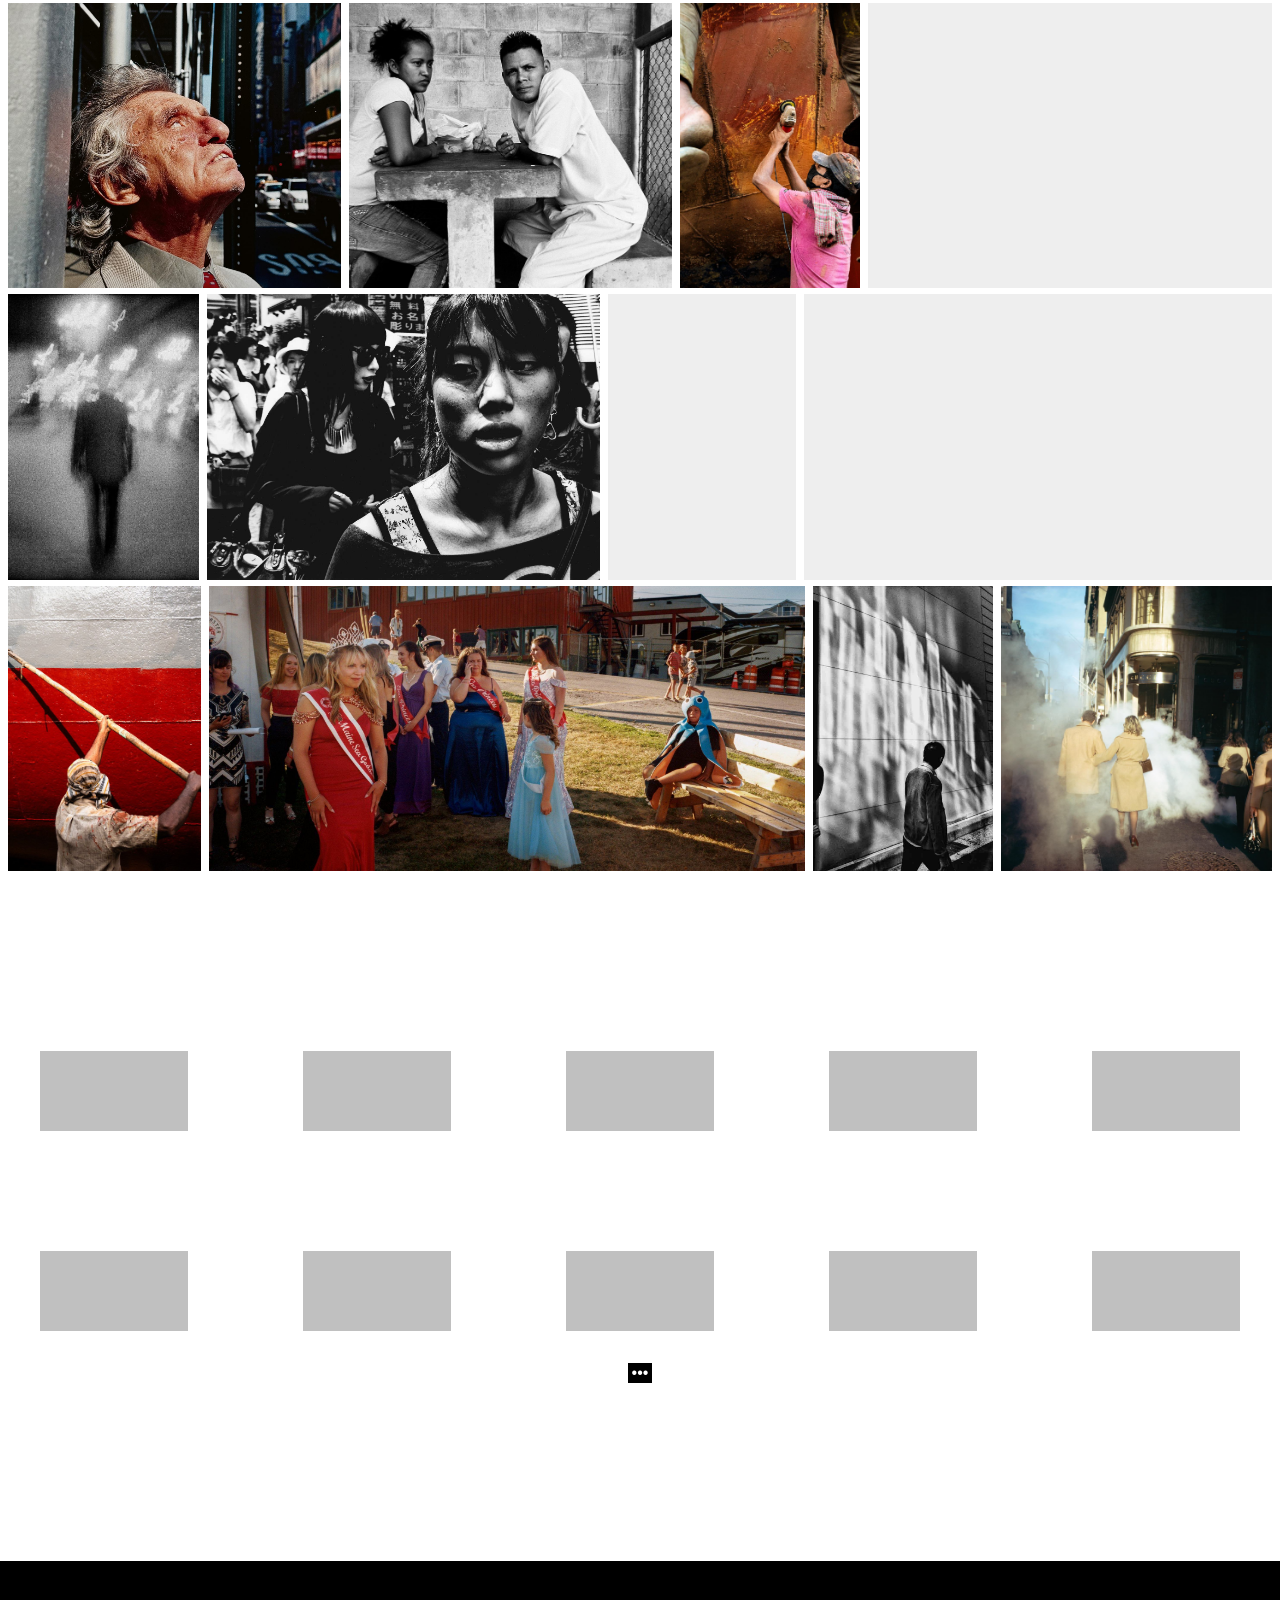
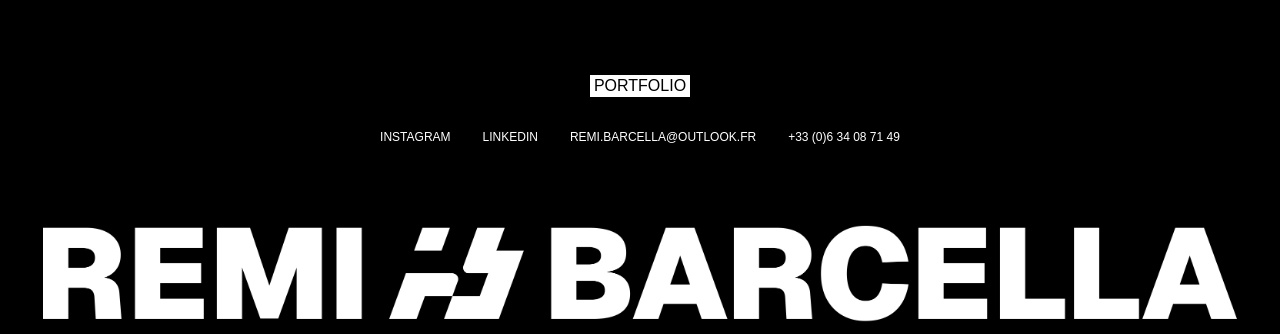
<file: tout-voir.html>
<!doctype html>
<html lang="fr"><head><meta charset="utf-8"><meta name="viewport" content="width=device-width, initial-scale=1"><meta name="description" content="Portfolio photographique et créatif de Rémi Barcella."><title>Rémi Barcella — Tout voir</title><link rel="icon" type="image/png" href="favicon.png"><link rel="stylesheet" href="styles.css"></head>
<body class="portfolio-page"><header class="site-header" id="top">
 <a class="label" href="tout-voir.html">Portfolio</a>
 <a class="site-header__brand" href="accueil.html" aria-label="Retour à l’accueil"><img src="images/monogramme.png" alt="Rémi Barcella" /></a>
 <nav class="site-header__nav" aria-label="Navigation principale"><a href="accueil.html#a-propos">À propos</a><a href="#contact">Contact <span class="arrow-box" aria-hidden="true">↗</span></a></nav>
 </header><main class="portfolio-main"><nav class="filter-nav" aria-label="Catégories du portfolio"><a class="active" aria-current="page" href="tout-voir.html">Tout Voir<small>22</small></a><a  href="projets.html">Projets<small>10</small></a><a  href="affiches.html">Affiches<small>08</small></a><a  href="autres.html">Autres<small>04</small></a></nav><section class="mosaic" aria-label="Toutes les réalisations"><div class="mosaic__row mosaic__row--1"><a class="media " href="nom-du-projet.html" aria-label="Voir Photographie de la galerie"><img src="images/manege.jpg" alt="Photographie de la galerie" loading="eager" decoding="async"></a><a class="media " href="nom-du-projet.html" aria-label="Voir Photographie de la galerie"><img src="images/banquette-rouge.jpg" alt="Photographie de la galerie" loading="eager" decoding="async"></a><a class="media " href="nom-du-projet.html" aria-label="Voir Photographie de la galerie"><img src="images/portrait-rue.jpg" alt="Photographie de la galerie" loading="eager" decoding="async"></a><a class="media " href="nom-du-projet.html" aria-label="Voir Photographie de la galerie"><img src="images/nature.jpg" alt="Photographie de la galerie" loading="eager" decoding="async"></a></div><div class="mosaic__row mosaic__row--2"><a class="media " href="nom-du-projet.html" aria-label="Voir Photographie de la galerie"><img src="images/ville-chapeau.jpg" alt="Photographie de la galerie" loading="eager" decoding="async"></a><a class="media " href="nom-du-projet.html" aria-label="Voir Photographie de la galerie"><img src="images/detail-chapeau.jpg" alt="Photographie de la galerie" loading="eager" decoding="async"></a><a class="media " href="nom-du-projet.html" aria-label="Voir Photographie de la galerie"><img src="images/cowboy.jpg" alt="Photographie de la galerie" loading="eager" decoding="async"></a></div><div class="mosaic__row mosaic__row--3"><a class="media " href="nom-du-projet.html" aria-label="Voir Photographie de la galerie"><img src="images/drapeau-americain.jpg" alt="Photographie de la galerie" loading="eager" decoding="async"></a><a class="media " href="nom-du-projet.html" aria-label="Voir Photographie de la galerie"><img src="images/service-the.jpg" alt="Photographie de la galerie" loading="eager" decoding="async"></a><a class="media " href="nom-du-projet.html" aria-label="Voir Photographie de la galerie"><img src="images/festival.jpg" alt="Photographie de la galerie" loading="eager" decoding="async"></a></div><div class="mosaic__row mosaic__row--4"><a class="media " href="nom-du-projet.html" aria-label="Voir Photographie de la galerie"><img src="images/portrait-homme-rue.jpg" alt="Photographie de la galerie" loading="eager" decoding="async"></a><a class="media " href="nom-du-projet.html" aria-label="Voir Photographie de la galerie"><img src="images/duo-table.jpg" alt="Photographie de la galerie" loading="eager" decoding="async"></a><a class="media " href="nom-du-projet.html" aria-label="Voir Photographie de la galerie"><img src="images/cheval.jpg" alt="Photographie de la galerie" loading="eager" decoding="async"></a><a class="media " href="nom-du-projet.html" aria-label="Voir Photographie de la galerie"><img src="images/femme-escaliers.jpg" alt="Photographie de la galerie" loading="eager" decoding="async"></a></div><div class="mosaic__row mosaic__row--5"><a class="media " href="nom-du-projet.html" aria-label="Voir Photographie de la galerie"><img src="images/silhouette-floue.jpg" alt="Photographie de la galerie" loading="eager" decoding="async"></a><a class="media " href="nom-du-projet.html" aria-label="Voir Photographie de la galerie"><img src="images/portrait-crowd.jpg" alt="Photographie de la galerie" loading="eager" decoding="async"></a><a class="media " href="nom-du-projet.html" aria-label="Voir Photographie de la galerie"><img src="images/facade-nuit.jpg" alt="Photographie de la galerie" loading="eager" decoding="async"></a><a class="media " href="nom-du-projet.html" aria-label="Voir Photographie de la galerie"><img src="images/jeune-homme-foule.jpg" alt="Photographie de la galerie" loading="eager" decoding="async"></a></div><div class="mosaic__row mosaic__row--6"><a class="media " href="nom-du-projet.html" aria-label="Voir Photographie de la galerie"><img src="images/peinture-rouge.jpg" alt="Photographie de la galerie" loading="eager" decoding="async"></a><a class="media " href="nom-du-projet.html" aria-label="Voir Photographie de la galerie"><img src="images/festival.jpg" alt="Photographie de la galerie" loading="eager" decoding="async"></a><a class="media " href="nom-du-projet.html" aria-label="Voir Photographie de la galerie"><img src="images/rue-noir-blanc.jpg" alt="Photographie de la galerie" loading="eager" decoding="async"></a><a class="media " href="nom-du-projet.html" aria-label="Voir Photographie de la galerie"><img src="images/fumee.jpg" alt="Photographie de la galerie" loading="eager" decoding="async"></a></div></section><section class="portfolio-after" aria-label="Logos à venir"><div class="logo-placeholders"><span class="logo-placeholder" aria-hidden="true"></span><span class="logo-placeholder" aria-hidden="true"></span><span class="logo-placeholder" aria-hidden="true"></span><span class="logo-placeholder" aria-hidden="true"></span><span class="logo-placeholder" aria-hidden="true"></span><span class="logo-placeholder" aria-hidden="true"></span><span class="logo-placeholder" aria-hidden="true"></span><span class="logo-placeholder" aria-hidden="true"></span><span class="logo-placeholder" aria-hidden="true"></span><span class="logo-placeholder" aria-hidden="true"></span></div><a class="dots" href="autres.html" aria-label="Découvrir les autres réalisations">•••</a></section></main><footer class="footer" id="contact">
   <div class="footer__contact">
    <a class="footer__button" href="tout-voir.html">Portfolio</a>
    <div class="footer__links">
      <a href="https://www.instagram.com/remi.barcella/" target="_blank" rel="noopener noreferrer">Instagram</a>
      <a href="https://www.linkedin.com/in/remi-barcella/" target="_blank" rel="noopener noreferrer">LinkedIn</a>
      <a href="mailto:remi.barcella@outlook.fr">remi.barcella@outlook.fr</a>
      <a href="tel:+33634087149">+33 (0)6 34 08 71 49</a>
    </div>
   </div>
   <a class="footer__signature" href="#top" aria-label="Retour en haut de page"><img class="footer__logo" src="images/remi-barcella-wordmark.png" alt="RÉMI BARCELLA" /></a>
  </footer></body></html>
</file>
<file: styles.css>
/* Rémi Barcella — reconstruction HTML/CSS d’après les exports Figma (1632px). */
:root { --black:#000; --white:#fff; --gray:#c0c0c0; --gap:8px; }
* { box-sizing:border-box; }
html { scroll-behavior:smooth; }
body { margin:0; background:#fff; color:#000; font-family:Geist,Inter,Arial,Helvetica,sans-serif; font-weight:400; overflow-x:hidden; }
a { color:inherit; text-decoration:none; }
img { display:block; max-width:100%; }
a:focus-visible { outline:2px solid #000; outline-offset:5px; }
.footer a:focus-visible { outline-color:#fff; }
.site-header { position:absolute; inset:0 0 auto; height:64px; z-index:20; display:grid; grid-template-columns:1fr auto 1fr; align-items:start; padding:16px 24px; }
.home-page .site-header { background:rgba(255,255,255,.10); backdrop-filter:blur(20px); -webkit-backdrop-filter:blur(20px); }
.site-header .label { justify-self:start; }
.label,.button,.dots { display:inline-flex; width:max-content; justify-content:center; align-items:center; padding:3px 4px; background:#000; color:#fff; font-family:inherit; font-size:16px; font-weight:400; line-height:1; text-transform:uppercase; white-space:nowrap; transition:background .18s,color .18s; }
.label:hover,.button:hover,.dots:hover { background:#aaa; color:#000; }
.site-header__brand { position:relative; width:44px; height:35px; top:-6px; transform:none; justify-self:center; display:flex; align-items:center; justify-content:center; transition:transform .2s; }
.site-header__brand:hover { transform:rotate(-5deg); }
.site-header__brand img { width:43px; height:auto; }
.site-header__nav { display:flex; justify-content:flex-end; align-items:center; gap:32px; padding-top:1px; font-size:16px; text-transform:uppercase; white-space:nowrap; }
.site-header__nav a { display:inline-flex; align-items:center; gap:8px; }
.arrow-box { display:inline-flex; width:16px; height:16px; align-items:center; justify-content:center; color:#fff; background:#000; font-size:13px; line-height:1; }
.site-header__nav a:hover,.footer__links a:hover,.back-link:hover { text-decoration:underline; text-underline-offset:3px; }
.site-header__nav a:focus-visible,.footer__links a:focus-visible,.back-link:focus-visible { text-decoration:underline; text-underline-offset:3px; }
.media { display:block; position:relative; min-width:0; min-height:0; overflow:hidden; background:#eee; }
.media img { width:100%; height:100%; object-fit:cover; transition:transform .55s cubic-bezier(.2,.7,.2,1); }
.media:hover img { transform:scale(1.025); }
.media:focus-visible { outline:2px solid #000; outline-offset:3px; z-index:1; }
/* Footer / wordmark is extracted as a transparent PNG from the supplied Figma PDF. */
.footer { display:flex; flex-direction:column; align-items:center; gap:80px; width:100%; padding:114px 40px 12px; background:#000; color:#fff; overflow:hidden; }
.footer__contact { display:flex; flex-direction:column; align-items:center; gap:32px; }
.footer__button { display:inline-flex; padding:3px 4px; background:#fff; color:#000; text-transform:uppercase; font-size:16px; line-height:1; }
.footer__button:hover { background:#bbb; }
.footer__links { display:flex; justify-content:center; align-items:center; gap:32px; font-size:12px; line-height:16px; text-transform:uppercase; white-space:nowrap; }
.footer__signature { display:block; width:100%; }
.footer__signature img { display:block; width:100%; height:auto; }
/* Repeated grey logo placeholders retained as in the supplied Figma designs. */
.portfolio-after { display:flex; flex-direction:column; align-items:center; gap:32px; width:100%; }
.logo-placeholders { display:grid; grid-template-columns:repeat(5,160px); gap:120px 165px; justify-content:center; width:100%; }
.logo-placeholder { width:160px; height:80px; background:var(--gray); }
.dots { font-size:16px; padding:2px 4px; }
/* Home */
.home { display:flex; flex-direction:column; gap:180px; padding-bottom:165px; }
.home-hero { height: min(932px, 57.10785vw); min-height:380px; width:100%; overflow:hidden; }
.home-hero img { width:100%; height:100%; object-fit:cover; object-position:center; }
.home-section { display:flex; flex-direction:column; align-items:center; gap:32px; padding-inline:8px; }
.home-section--projects { margin-top:-124px; }
.home-projects { display:grid; grid-template-columns:3fr 2fr; grid-template-rows:repeat(3, minmax(0,22.15vw)); width:100%; gap:6px 8px; }
.home-projects .hp-portrait { grid-column:1; grid-row:1/span 2; }
.home-projects .hp-nature { grid-column:2; grid-row:1; }
.home-projects .hp-ville { grid-column:2; grid-row:2; }
.home-projects__bottom { display:grid; grid-column:1/span 2; grid-row:3; grid-template-columns:2.125fr 1fr 1fr; gap:6px; min-height:0; }
.poster-row { display:grid; grid-template-columns:repeat(5,237px); justify-content:center; gap:88px; width:100%; }
.poster-row .poster { aspect-ratio:237/316; }
.home-intro { margin:-20px 8px 0; font-size:56px; line-height:1.3; text-align:justify; }
/* Portfolio indexes */
.portfolio-page { padding-top:500px; }
.portfolio-main { display:flex; flex-direction:column; gap:180px; align-items:center; padding-bottom:178px; }
.filter-nav { display:flex; align-items:flex-end; justify-content:center; gap:160px; height:48px; }
.filter-nav a { display:inline-flex; align-items:flex-end; gap:8px; color:var(--gray); font-size:40px; line-height:48px; white-space:nowrap; transition:color .2s; }
.filter-nav a:hover,.filter-nav a.active { color:#000; }
.filter-nav small { display:inline-flex; align-items:center; justify-content:center; width:auto; min-width:17px; height:15px; padding:0 3px; margin-bottom:2px; background:currentColor; color:#fff; font-size:12px; line-height:1; }
.filter-nav a:not(.active) small { background:#c0c0c0; }
/* White number on black/grey square; don't inherit parent's color for the numeral. */
.filter-nav small { position:relative; isolation:isolate; background:none!important; color:#fff; }
.filter-nav small::before { content:''; position:absolute; inset:0; background:#c0c0c0; z-index:-1; }
.filter-nav .active small::before { background:#000; }
.portfolio-grid { display:grid; grid-template-columns:repeat(4,minmax(0,1fr)); grid-auto-rows:calc(22.15vw + 2px); gap:6px 8px; width:100%; padding:0 8px; }
.portfolio-grid--projects .media:nth-child(n+9) { grid-column:span 2; }
.portfolio-grid--posters { grid-template-columns:repeat(4,237px); grid-auto-rows:316px; gap:54px 123px; justify-content:center; padding:0 8px; margin-top:22px; margin-bottom:24px; }
.portfolio-grid--posters .poster:nth-child(9) { grid-column:2; }
/* The Tout Voir composition is six image strips; item widths vary by row. */
.mosaic { display:flex; flex-direction:column; gap:6px; width:100%; padding:0 8px; }
.mosaic__row { display:grid; height:calc(22.15vw + 2px); gap:8px; min-height:0; }
.mosaic__row--1 { grid-template-columns:414fr 226fr 418fr 508fr; }
.mosaic__row--2 { grid-template-columns:628fr 224fr 724fr; }
.mosaic__row--3 { grid-template-columns:240fr 996fr 338fr; }
.mosaic__row--4 { grid-template-columns:420fr 408fr 226fr 510fr; }
.mosaic__row--5 { grid-template-columns:240fr 496fr 236fr 590fr; }
.mosaic__row--6 { grid-template-columns:240fr 738fr 224fr 336fr; }
/* Project detail */
.project-page { padding:66px 8px 0; }
.project-layout { display:grid; grid-template-columns:317px minmax(0,1fr); gap:8px; }
.project-sidebar { min-width:0; display:flex; flex-direction:column; }
.project-meta { flex:none; display:flex; flex-direction:column; justify-content:space-between; height:854px; padding:0 8px 16px; }
.back-link { font-size:16px; text-transform:uppercase; }
.project-meta__title { display:flex; flex-direction:column; gap:80px; }
.eyebrow { margin:0 0 16px; color:var(--gray); font-size:12px; line-height:14px; text-transform:uppercase; }
.project-meta h1 { margin:0; font-size:24px; font-weight:400; }
.project-copy { flex:1; display:flex; flex-direction:column; gap:160px; background:#f2f2f2; padding:320px 8px 40px; }
.project-copy section { display:flex; flex-direction:column; gap:24px; }
.project-copy h2 { margin:0; font-size:24px; line-height:29px; font-weight:400; }
.project-copy p { margin:0; font-size:12px; line-height:16px; text-align:justify; }
.project-media { min-width:0; display:flex; flex-direction:column; gap:6px; }
.project-media img { width:100%; object-fit:cover; transform:scaleX(-1); }
.project-img-1 { height:732px; }
.project-img-2 { height:1028px; }
.project-img-3 { height:836px; }
.project-img-4 { height:770px; }
.project-pager { display:grid; grid-template-columns:1fr auto 1fr; align-items:end; gap:32px; padding:150px 24px 190px; }
.project-pager__item { display:flex; flex-direction:column; gap:24px; }
.project-pager__item:last-child { align-items:flex-end; text-align:right; }
.project-pager strong { font-size:64px; font-weight:400; line-height:.8; }
.project-pager span { font-size:24px; color:var(--gray); }
/* Tablet */
@media(max-width:1400px) {
 .filter-nav { gap:clamp(45px,9.8vw,160px); }
 .filter-nav a { font-size:clamp(24px,2.45vw,40px); }
 .poster-row { grid-template-columns:repeat(5,minmax(0,1fr)); gap:5vw; padding:0 3vw; }
 .portfolio-grid--posters { grid-template-columns:repeat(4,minmax(0,237px)); gap:45px 6vw; }
 .logo-placeholders { grid-template-columns:repeat(5,minmax(0,160px)); column-gap:clamp(25px,9vw,165px); padding:0 40px; }
 .logo-placeholder { width:100%; }
 .home-intro { font-size:clamp(30px,3.43vw,56px); }
 .project-layout { grid-template-columns:minmax(220px,19.42vw) minmax(0,1fr); }
 .project-media img { height:auto; aspect-ratio:1.765; }
 .project-img-2 { aspect-ratio:1.255!important; }
 .project-img-3 { aspect-ratio:1.545!important; }
 .project-img-4 { aspect-ratio:1.674!important; }
 .project-copy { gap:8vw; padding-top:18vw; }
 .project-meta { height:52vw; }
}
@media(max-width:900px) {
 .site-header { padding:16px; }
 .site-header__nav { gap:18px; font-size:13px; }
 .label { font-size:13px; }
 .portfolio-page { padding-top:300px; }
 .portfolio-main,.home { gap:100px; }
 .portfolio-main,.home { padding-bottom:100px; }
 .filter-nav { gap:5vw; height:auto; }
 .filter-nav a { font-size:clamp(18px,2.7vw,24px); line-height:32px; }
 .filter-nav small { font-size:10px; min-width:14px; height:14px; }
 .portfolio-grid { grid-auto-rows:26vw; }
 .mosaic__row { height:26vw; }
 .portfolio-grid--posters { grid-auto-rows:auto; grid-template-columns:repeat(3,minmax(0,1fr)); gap:28px; }
 .portfolio-grid--posters .poster { aspect-ratio:237/316; }
 .portfolio-grid--posters .poster:nth-child(9) { grid-column:auto; }
 .logo-placeholders { column-gap:5vw; row-gap:50px; }
 .logo-placeholder { aspect-ratio:2/1; height:auto; }
 .home-hero { min-height:420px; height:64vw; }
 .home-section--projects { margin-top:-45px; }
 .home-projects { grid-template-rows:repeat(3,28vw); }
 .home-intro { margin-top:0; line-height:1.16; }
 .footer { gap:55px; padding:85px 24px 16px; }
 .footer__contact { gap:28px; }
 .footer__links { flex-wrap:wrap; gap:14px 25px; }
 .project-copy { padding:100px 12px 50px; gap:85px; }
}
@media(max-width:600px) {
 .site-header { height:58px; padding:14px 12px; }
 .site-header__brand { top:-5px; width:32px; }
 .site-header__brand img { width:31px; }
 .site-header .label { font-size:10px; }
 .site-header__nav { font-size:10px; gap:10px; }
 .arrow-box { width:12px; height:12px; font-size:10px; }
 .home-hero { height:72vh; min-height:400px; }
 .home-hero img { object-position:28% center; }
 .home-section { padding:0 6px; }
 .home-section--projects { margin-top:-65px; }
 .home-projects { grid-template-columns:1fr 1fr; grid-template-rows:repeat(4,42vw); gap:6px; }
 .home-projects .hp-portrait { grid-column:1/span 2; grid-row:1/span 2; }
 .home-projects .hp-nature { grid-column:1; grid-row:3; }
 .home-projects .hp-ville { grid-column:2; grid-row:3; }
 .home-projects__bottom { grid-column:1/span 2; grid-row:4; }
 .home-projects__bottom .media:nth-child(3) { display:none; }
 .home-projects__bottom { grid-template-columns:2fr 1fr; }
 .poster-row { grid-template-columns:repeat(2,minmax(0,1fr)); gap:16px; padding:0 18px; }
 .poster-row .poster:last-child { grid-column:1 / span 2; width:calc(50% - 8px); justify-self:center; }
 .home-intro { font-size:clamp(24px,6.2vw,36px); margin:0 8px; text-align:left; }
 .portfolio-page { padding-top:165px; }
 .portfolio-main,.home { gap:72px; padding-bottom:72px; }
 .filter-nav { display:grid; grid-template-columns:1fr 1fr; width:calc(100% - 32px); column-gap:18px; row-gap:8px; }
 .filter-nav a { font-size:23px; justify-content:space-between; }
 .portfolio-grid { grid-template-columns:repeat(2,minmax(0,1fr)); grid-auto-rows:48vw; gap:6px; padding:0 6px; }
 .portfolio-grid--projects .media:nth-child(n+9) { grid-column:auto; }
 .portfolio-grid--posters { grid-auto-rows:auto; grid-template-columns:repeat(2,minmax(0,1fr)); gap:18px; padding:0 18px; margin-top:0; margin-bottom:0; }
 .mosaic { display:grid; grid-template-columns:repeat(2,minmax(0,1fr)); gap:6px; padding:0 6px; }
 .mosaic__row { display:contents; }
 .mosaic .media { aspect-ratio:1; }
 .logo-placeholders { grid-template-columns:repeat(2,minmax(0,1fr)); padding:0 22px; gap:40px 25px; }
 .footer { padding:75px 16px 18px; gap:56px; }
 .footer__links { max-width:360px; font-size:10px; line-height:16px; }
 .footer__signature { width:100%; }
 .project-page { padding:64px 6px 0; }
 .project-layout { display:flex; flex-direction:column; gap:6px; }
 .project-meta { height:300px; padding:0 10px 18px; }
 .project-meta__title { gap:35px; }
 .project-copy { padding:65px 12px; gap:65px; }
 .project-copy section { max-width:480px; }
 .project-media { gap:6px; }
 .project-media img { aspect-ratio:1.4!important; height:auto; }
 .project-pager { gap:12px; padding:80px 8px 100px; }
 .project-pager strong { font-size:clamp(26px,7vw,42px); }
 .project-pager span { font-size:12px; }
 .project-pager .button { font-size:11px; }
}
@media(prefers-reduced-motion:reduce) { *,*::before,*::after { scroll-behavior:auto!important; transition:none!important; } }

/* Finishing touches shared across the pages. */
::selection { background:#000; color:#fff; }
.home-hero img { display:block; }
.footer__links a { transition:opacity .18s ease; }
.footer__links a:hover { opacity:.72; }

@media(max-width:900px) {
 .home { gap:clamp(72px,11vw,100px); }
 .portfolio-main { gap:clamp(72px,11vw,100px); }
 .portfolio-page { padding-top:clamp(165px,33vw,300px); }
 .project-pager { padding:100px 18px 130px; }
}

@media(max-width:600px) {
 .site-header__nav a { min-height:28px; }
 .home-hero { min-height: min(400px,72vh); }
 .portfolio-grid--posters .poster { width:100%; }
 .footer__links { width:100%; }
 .project-pager__item { gap:16px; }
}

@media(prefers-reduced-motion:reduce) {
 .media img,.footer__links a { transition:none; }
}
</file>
